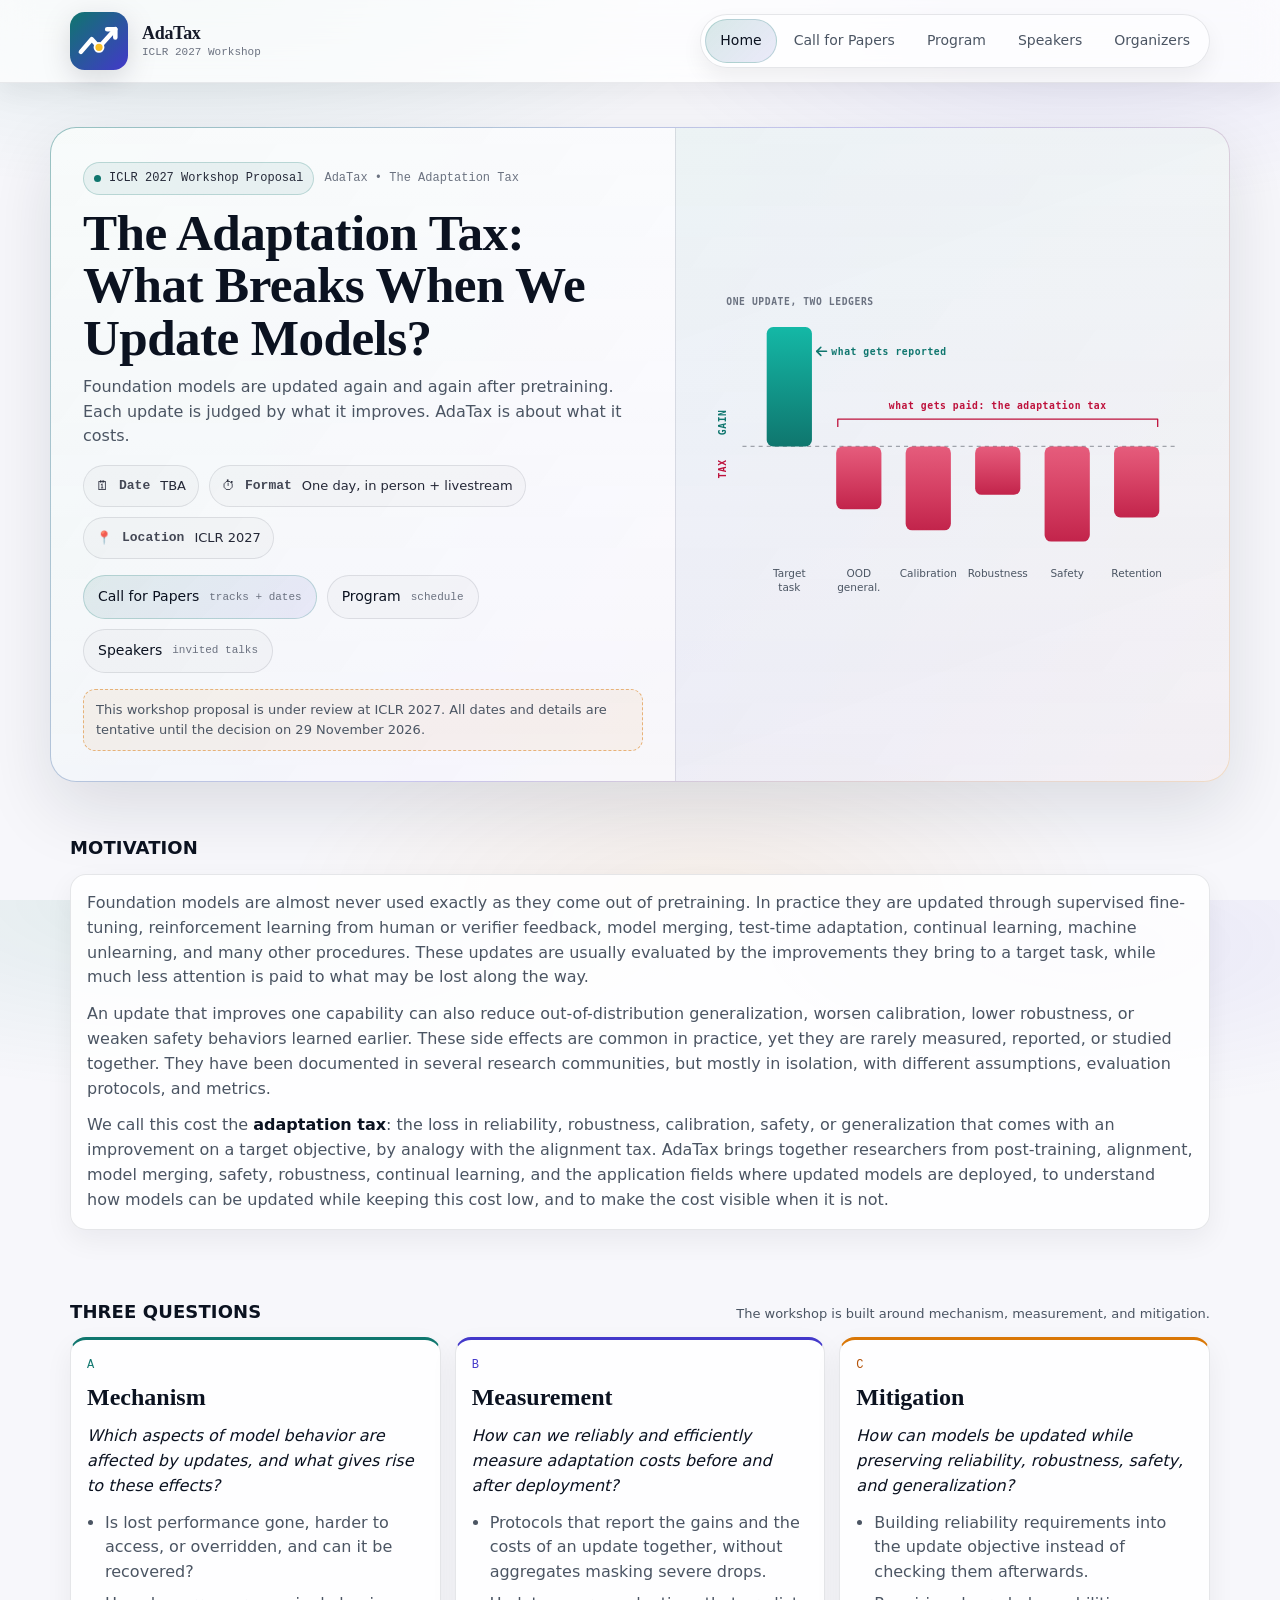
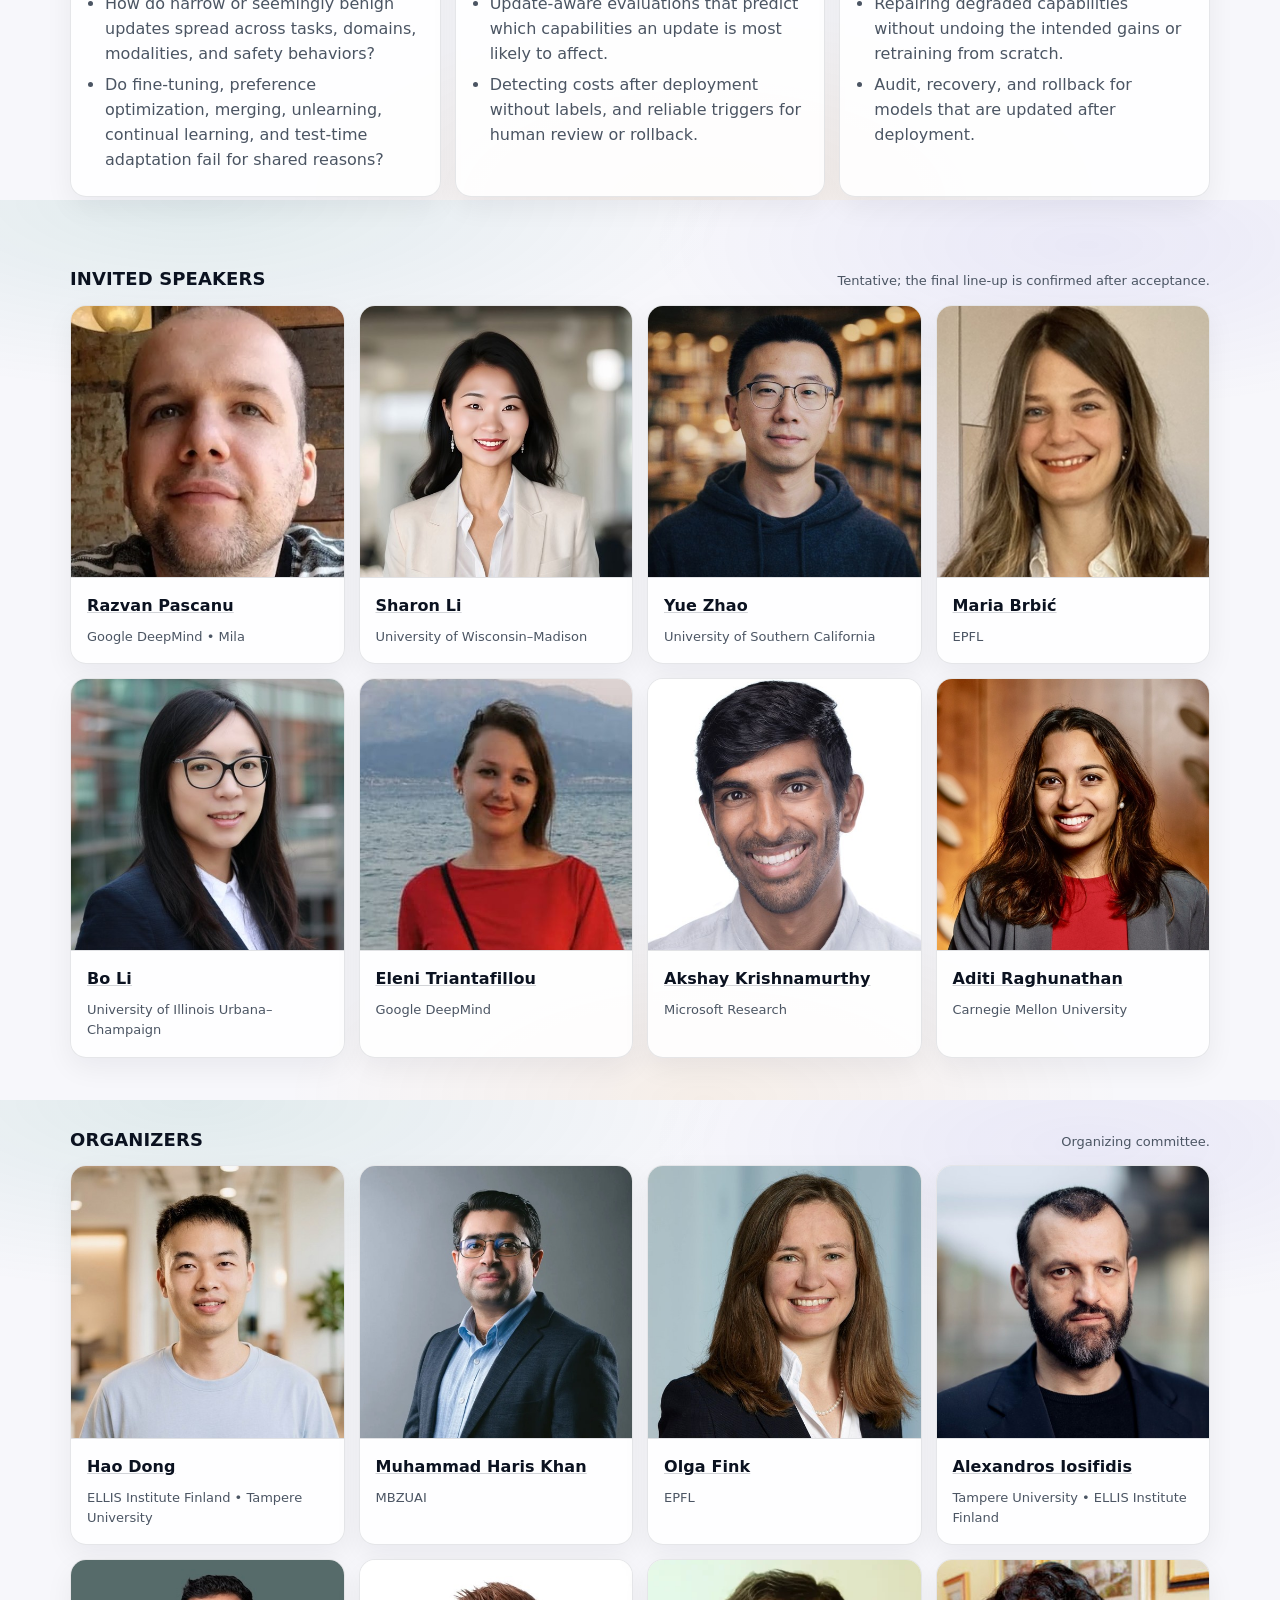
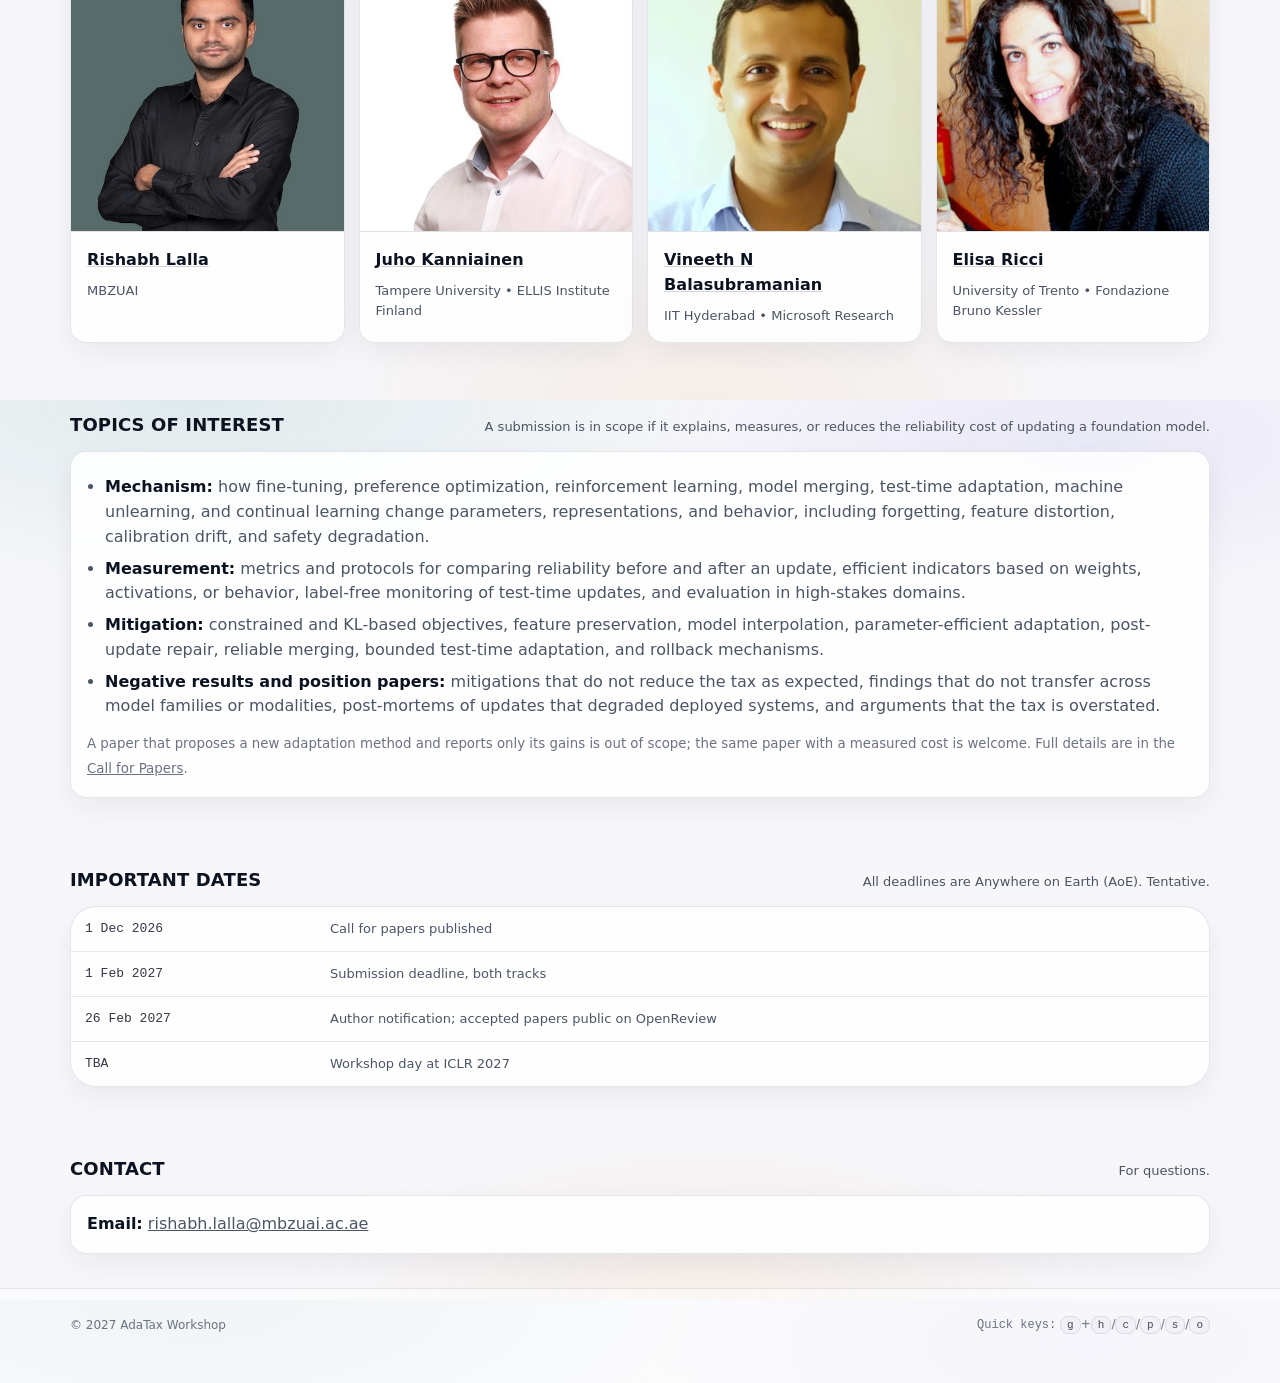
<file: index.html>
<!DOCTYPE html>
<html lang="en">
<head>
<meta charset="utf-8"/>
<meta content="width=device-width,initial-scale=1" name="viewport"/>
<title>AdaTax @ ICLR 2027 — Home</title>
<meta content="AdaTax — The Adaptation Tax: What Breaks When We Update Models? A proposed ICLR 2027 workshop on the reliability costs of updating foundation models." name="description"/>
<meta content="#0a0f1f" name="theme-color"/>
<link href="images/logo.svg" rel="icon" type="image/svg+xml"/>
<link href="styles.css" rel="stylesheet"/>
</head>
<body>
<div class="topbar">
<div class="container navwrap">
<div class="bar">
<a aria-label="AdaTax Home" class="brand" href="index.html">
<span class="logoWrap">
<img alt="AdaTax logo" class="logo" decoding="async" height="58" src="images/logo.svg" width="58"/>
</span>
<span class="brandText">
<span class="brandTitle"><span class="brandAcr">AdaTax</span></span>
<span class="brandMeta">ICLR 2027 Workshop</span>
</span>
</a>
<button aria-label="Toggle menu" class="menuBtn">Menu ▾</button>
<nav aria-label="Primary navigation" class="nav">
<a href="index.html">Home</a>
<a href="call-for-papers.html">Call for Papers</a>
<a href="program.html">Program</a>
<a href="speakers.html">Speakers</a>
<a href="organizers.html">Organizers</a>
</nav>
</div>
</div>
</div>
<main>
<div class="container hero">
<div class="heroCard">
<div class="heroGrid">
<div class="heroText">
<div class="kicker">
<span class="pill"><span class="dot"></span>ICLR 2027 Workshop Proposal</span>
<span>AdaTax • The Adaptation Tax</span>
</div>
<h1>The Adaptation Tax: What Breaks When We Update Models?</h1>
<p class="sub">
            Foundation models are updated again and again after pretraining. Each update is judged by what it improves. AdaTax is about what it costs.
          </p>
<div class="infoRow">
<div class="chip">🗓 <b>Date</b> TBA</div>
<div class="chip">⏱ <b>Format</b> One day, in person + livestream</div>
<div class="chip">📍 <b>Location</b> ICLR 2027</div>
</div>
<div class="actions">
<a class="btn primary" href="call-for-papers.html">Call for Papers <small>tracks + dates</small></a>
<a class="btn" href="program.html">Program <small>schedule</small></a>
<a class="btn" href="speakers.html">Speakers <small>invited talks</small></a>
</div>
<div class="notice">This workshop proposal is under review at ICLR 2027. All dates and details are tentative until the decision on 29 November 2026.</div>
</div>
<div aria-hidden="true" class="heroArt">
<img alt="" src="images/hero.svg"/>
</div>
</div>
</div>
</div>
<section>
<div class="container">
<div class="sectionHead">
<h2>Motivation</h2>
</div>
<div class="card">
<div class="cardPad">
<p>Foundation models are almost never used exactly as they come out of pretraining. In practice they are updated through supervised fine-tuning, reinforcement learning from human or verifier feedback, model merging, test-time adaptation, continual learning, machine unlearning, and many other procedures. These updates are usually evaluated by the improvements they bring to a target task, while much less attention is paid to what may be lost along the way.</p>
<p>An update that improves one capability can also reduce out-of-distribution generalization, worsen calibration, lower robustness, or weaken safety behaviors learned earlier. These side effects are common in practice, yet they are rarely measured, reported, or studied together. They have been documented in several research communities, but mostly in isolation, with different assumptions, evaluation protocols, and metrics.</p>
<p>We call this cost the <b>adaptation tax</b>: the loss in reliability, robustness, calibration, safety, or generalization that comes with an improvement on a target objective, by analogy with the alignment tax. AdaTax brings together researchers from post-training, alignment, model merging, safety, robustness, continual learning, and the application fields where updated models are deployed, to understand how models can be updated while keeping this cost low, and to make the cost visible when it is not.</p>
</div>
</div>
</div>
</section>
<section>
<div class="container">
<div class="sectionHead">
<h2>Three Questions</h2>
<p>The workshop is built around mechanism, measurement, and mitigation.</p>
</div>
<div class="grid cols3">
<div class="card qCard q1">
<div class="cardPad">
<div class="qLetter">A</div>
<h3>Mechanism</h3>
<p class="qAsk">Which aspects of model behavior are affected by updates, and what gives rise to these effects?</p>
<ul class="clean">
<li>Is lost performance gone, harder to access, or overridden, and can it be recovered?</li>
<li>How do narrow or seemingly benign updates spread across tasks, domains, modalities, and safety behaviors?</li>
<li>Do fine-tuning, preference optimization, merging, unlearning, continual learning, and test-time adaptation fail for shared reasons?</li>
</ul>
</div>
</div>
<div class="card qCard q2">
<div class="cardPad">
<div class="qLetter">B</div>
<h3>Measurement</h3>
<p class="qAsk">How can we reliably and efficiently measure adaptation costs before and after deployment?</p>
<ul class="clean">
<li>Protocols that report the gains and the costs of an update together, without aggregates masking severe drops.</li>
<li>Update-aware evaluations that predict which capabilities an update is most likely to affect.</li>
<li>Detecting costs after deployment without labels, and reliable triggers for human review or rollback.</li>
</ul>
</div>
</div>
<div class="card qCard q3">
<div class="cardPad">
<div class="qLetter">C</div>
<h3>Mitigation</h3>
<p class="qAsk">How can models be updated while preserving reliability, robustness, safety, and generalization?</p>
<ul class="clean">
<li>Building reliability requirements into the update objective instead of checking them afterwards.</li>
<li>Repairing degraded capabilities without undoing the intended gains or retraining from scratch.</li>
<li>Audit, recovery, and rollback for models that are updated after deployment.</li>
</ul>
</div>
</div>
</div>
</div>
</section>
<section>
<div class="container">
<div class="sectionHead">
<h2>Invited Speakers</h2>
<p>Tentative; the final line-up is confirmed after acceptance.</p>
</div>
<div class="grid cols4">
<div class="card"><div class="media"><img alt="Razvan Pascanu" src="images/people/razvan-pascanu.jpg"/></div><div class="cardPad"><div class="personTitle"><div><h3><a class="nameLink" href="https://sites.google.com/view/razp/home" rel="noopener" target="_blank">Razvan Pascanu</a></h3><div class="aff">Google DeepMind • Mila</div></div></div></div></div>
<div class="card"><div class="media"><img alt="Sharon Li" src="images/people/sharon-li.jpg"/></div><div class="cardPad"><div class="personTitle"><div><h3><a class="nameLink" href="https://pages.cs.wisc.edu/~sharonli/" rel="noopener" target="_blank">Sharon Li</a></h3><div class="aff">University of Wisconsin–Madison</div></div></div></div></div>
<div class="card"><div class="media"><img alt="Yue Zhao" src="images/people/yue-zhao.jpg"/></div><div class="cardPad"><div class="personTitle"><div><h3><a class="nameLink" href="https://viterbi-web.usc.edu/~yzhao010/" rel="noopener" target="_blank">Yue Zhao</a></h3><div class="aff">University of Southern California</div></div></div></div></div>
<div class="card"><div class="media"><img alt="Maria Brbić" src="images/people/maria-brbic.jpg"/></div><div class="cardPad"><div class="personTitle"><div><h3><a class="nameLink" href="https://brbiclab.epfl.ch/team/" rel="noopener" target="_blank">Maria Brbić</a></h3><div class="aff">EPFL</div></div></div></div></div>
<div class="card"><div class="media"><img alt="Bo Li" src="images/people/bo-li.jpg"/></div><div class="cardPad"><div class="personTitle"><div><h3><a class="nameLink" href="https://aisecure.github.io/" rel="noopener" target="_blank">Bo Li</a></h3><div class="aff">University of Illinois Urbana–Champaign</div></div></div></div></div>
<div class="card"><div class="media"><img alt="Eleni Triantafillou" src="images/people/eleni-triantafillou.jpg"/></div><div class="cardPad"><div class="personTitle"><div><h3><a class="nameLink" href="https://elenitriantafillou.github.io/" rel="noopener" target="_blank">Eleni Triantafillou</a></h3><div class="aff">Google DeepMind</div></div></div></div></div>
<div class="card"><div class="media"><img alt="Akshay Krishnamurthy" src="images/people/akshay-krishnamurthy.jpg"/></div><div class="cardPad"><div class="personTitle"><div><h3><a class="nameLink" href="https://www.microsoft.com/en-us/research/people/akshaykr/" rel="noopener" target="_blank">Akshay Krishnamurthy</a></h3><div class="aff">Microsoft Research</div></div></div></div></div>
<div class="card"><div class="media"><img alt="Aditi Raghunathan" src="images/people/aditi-raghunathan.jpg"/></div><div class="cardPad"><div class="personTitle"><div><h3><a class="nameLink" href="https://www.cs.cmu.edu/~aditirag/" rel="noopener" target="_blank">Aditi Raghunathan</a></h3><div class="aff">Carnegie Mellon University</div></div></div></div></div>
</div>
</div>
</section>
<section>
<div class="container">
<div class="sectionHead">
<h2>Organizers</h2>
<p>Organizing committee.</p>
</div>
<div class="grid cols4">
<div class="card"><div class="media"><img alt="Hao Dong" src="images/people/hao-dong.jpg"/></div><div class="cardPad"><div class="personTitle"><div><h3><a class="nameLink" href="https://donghao51.github.io/" rel="noopener" target="_blank">Hao Dong</a></h3><div class="aff">ELLIS Institute Finland • Tampere University</div></div></div></div></div>
<div class="card"><div class="media"><img alt="Muhammad Haris Khan" src="images/people/muhammad-haris-khan.jpg"/></div><div class="cardPad"><div class="personTitle"><div><h3><a class="nameLink" href="https://m-haris-khan.com/" rel="noopener" target="_blank">Muhammad Haris Khan</a></h3><div class="aff">MBZUAI</div></div></div></div></div>
<div class="card"><div class="media"><img alt="Olga Fink" src="images/people/olga-fink.jpg"/></div><div class="cardPad"><div class="personTitle"><div><h3><a class="nameLink" href="https://people.epfl.ch/olga.fink?lang=en" rel="noopener" target="_blank">Olga Fink</a></h3><div class="aff">EPFL</div></div></div></div></div>
<div class="card"><div class="media"><img alt="Alexandros Iosifidis" src="images/people/alexandros-iosifidis.jpg"/></div><div class="cardPad"><div class="personTitle"><div><h3><a class="nameLink" href="https://sites.google.com/view/iosifidis" rel="noopener" target="_blank">Alexandros Iosifidis</a></h3><div class="aff">Tampere University • ELLIS Institute Finland</div></div></div></div></div>
<div class="card"><div class="media"><img alt="Rishabh Lalla" src="images/people/rishabh-lalla.jpg"/></div><div class="cardPad"><div class="personTitle"><div><h3><a class="nameLink" href="https://scholar.google.com/citations?user=XBQr2lwAAAAJ&amp;hl=en" rel="noopener" target="_blank">Rishabh Lalla</a></h3><div class="aff">MBZUAI</div></div></div></div></div>
<div class="card"><div class="media"><img alt="Juho Kanniainen" src="images/people/juho-kanniainen.jpg"/></div><div class="cardPad"><div class="personTitle"><div><h3><a class="nameLink" href="https://www.tuni.fi/fi/ihmiset/juho-kanniainen" rel="noopener" target="_blank">Juho Kanniainen</a></h3><div class="aff">Tampere University • ELLIS Institute Finland</div></div></div></div></div>
<div class="card"><div class="media"><img alt="Vineeth N Balasubramanian" src="images/people/vineeth-balasubramanian.jpg"/></div><div class="cardPad"><div class="personTitle"><div><h3><a class="nameLink" href="https://people.iith.ac.in/vineethnb/" rel="noopener" target="_blank">Vineeth N Balasubramanian</a></h3><div class="aff">IIT Hyderabad • Microsoft Research</div></div></div></div></div>
<div class="card"><div class="media"><img alt="Elisa Ricci" src="images/people/elisa-ricci.jpg"/></div><div class="cardPad"><div class="personTitle"><div><h3><a class="nameLink" href="https://eliricci.eu/" rel="noopener" target="_blank">Elisa Ricci</a></h3><div class="aff">University of Trento • Fondazione Bruno Kessler</div></div></div></div></div>
</div>
</div>
</section>
<section>
<div class="container">
<div class="sectionHead">
<h2>Topics of Interest</h2>
<p>A submission is in scope if it explains, measures, or reduces the reliability cost of updating a foundation model.</p>
</div>
<div class="card">
<div class="cardPad">
<ul class="clean">
<li><b>Mechanism:</b> how fine-tuning, preference optimization, reinforcement learning, model merging, test-time adaptation, machine unlearning, and continual learning change parameters, representations, and behavior, including forgetting, feature distortion, calibration drift, and safety degradation.</li>
<li><b>Measurement:</b> metrics and protocols for comparing reliability before and after an update, efficient indicators based on weights, activations, or behavior, label-free monitoring of test-time updates, and evaluation in high-stakes domains.</li>
<li><b>Mitigation:</b> constrained and KL-based objectives, feature preservation, model interpolation, parameter-efficient adaptation, post-update repair, reliable merging, bounded test-time adaptation, and rollback mechanisms.</li>
<li><b>Negative results and position papers:</b> mitigations that do not reduce the tax as expected, findings that do not transfer across model families or modalities, post-mortems of updates that degraded deployed systems, and arguments that the tax is overstated.</li>
</ul>
<p style="margin-top:12px;"><small>A paper that proposes a new adaptation method and reports only its gains is out of scope; the same paper with a measured cost is welcome. Full details are in the <a href="call-for-papers.html" style="text-decoration:underline;">Call for Papers</a>.</small></p>
</div>
</div>
</div>
</section>
<section>
<div class="container">
<div class="sectionHead">
<h2>Important Dates</h2>
<p>All deadlines are Anywhere on Earth (AoE). Tentative.</p>
</div>
<div class="tableWrap datesTable">
<table>
<tbody>
<tr><td>1 Dec 2026</td><td>Call for papers published</td></tr>
<tr><td>1 Feb 2027</td><td>Submission deadline, both tracks</td></tr>
<tr><td>26 Feb 2027</td><td>Author notification; accepted papers public on OpenReview</td></tr>
<tr><td>TBA</td><td>Workshop day at ICLR 2027</td></tr>
</tbody>
</table>
</div>
</div>
</section>
<section>
<div class="container">
<div class="sectionHead">
<h2>Contact</h2>
<p>For questions.</p>
</div>
<div class="card"><div class="cardPad"><p><b>Email:</b> <a href="mailto:rishabh.lalla@mbzuai.ac.ae" style="text-decoration:underline;">rishabh.lalla@mbzuai.ac.ae</a></p></div></div>
</div>
</section>
</main>
<footer class="footer">
<div class="container footerGrid">
<div>© 2027 AdaTax Workshop</div>
<div style="text-align:right;">
<span style="font-family:var(--mono);">Quick keys:</span>
<kbd class="key">g</kbd>+<kbd class="key">h</kbd>/<kbd class="key">c</kbd>/<kbd class="key">p</kbd>/<kbd class="key">s</kbd>/<kbd class="key">o</kbd>
</div>
</div>
</footer>
<script src="script.js"></script>
</body>
</html>
</file>
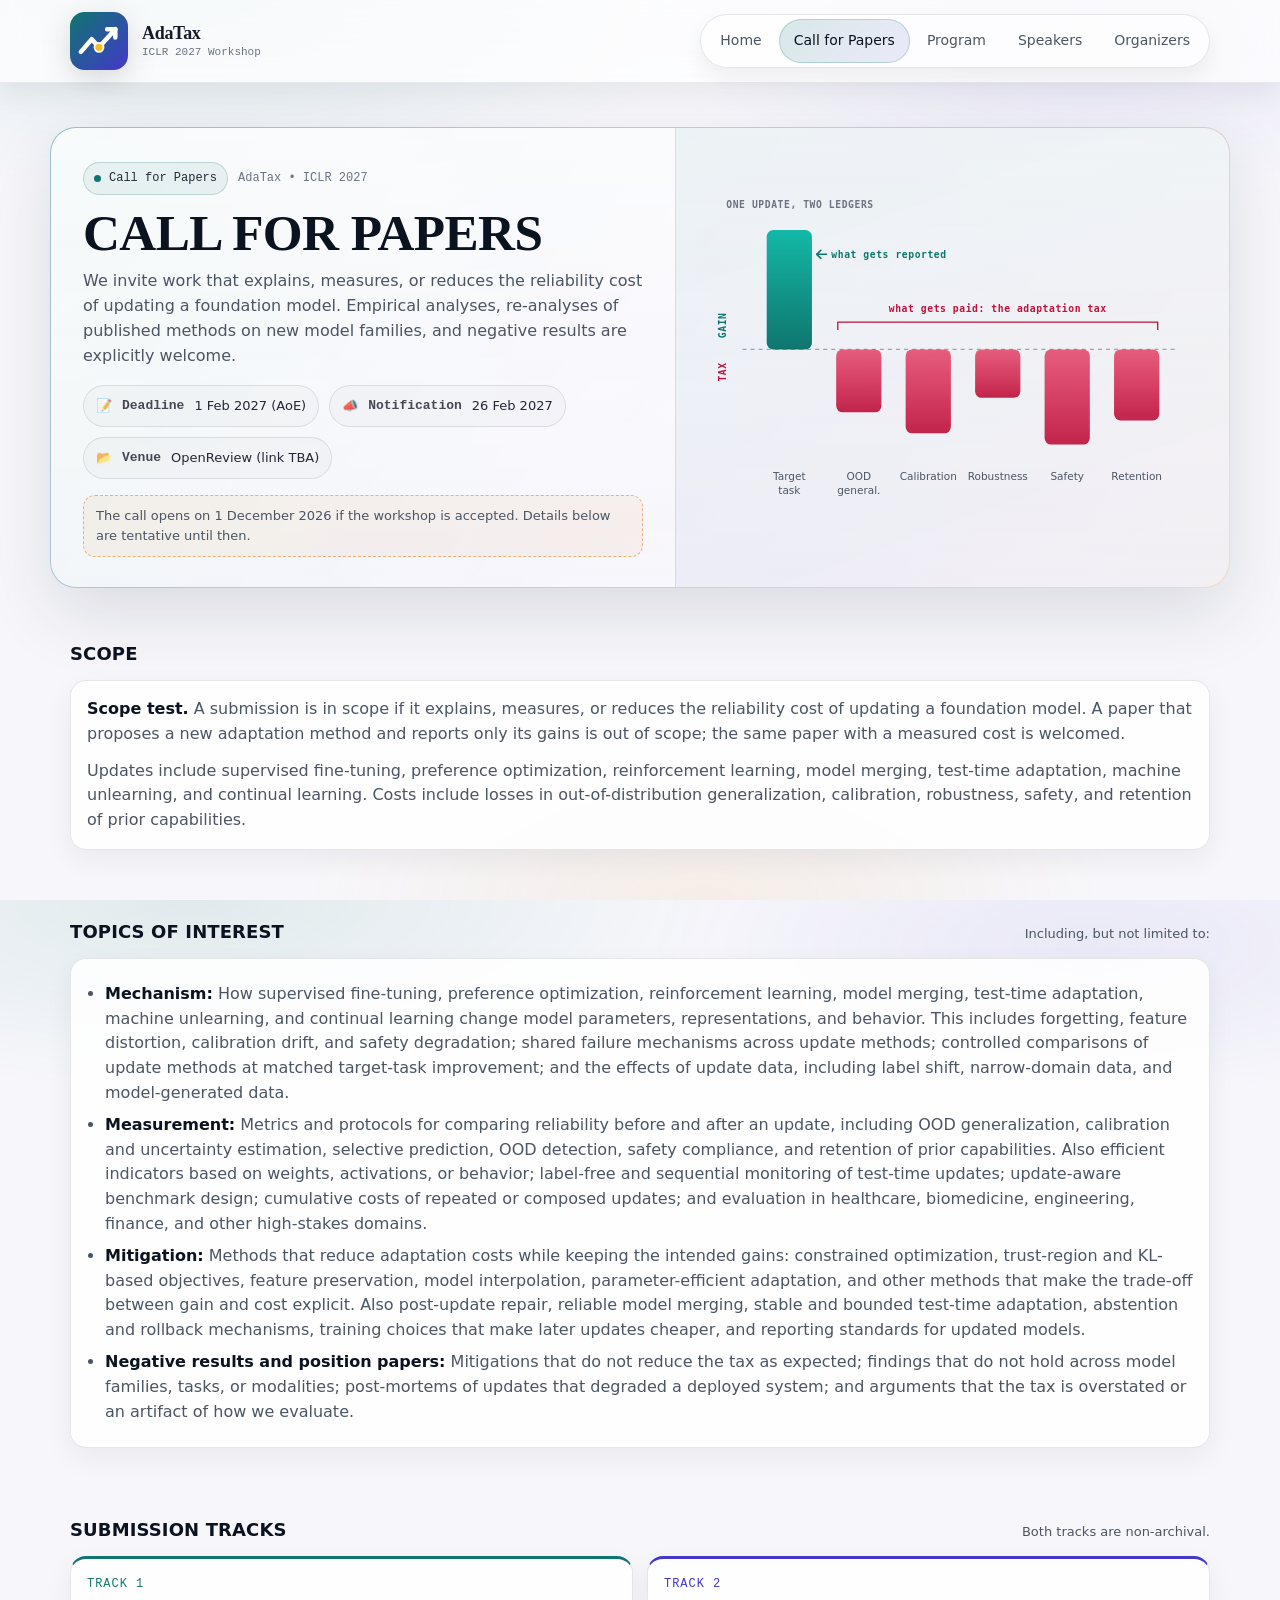
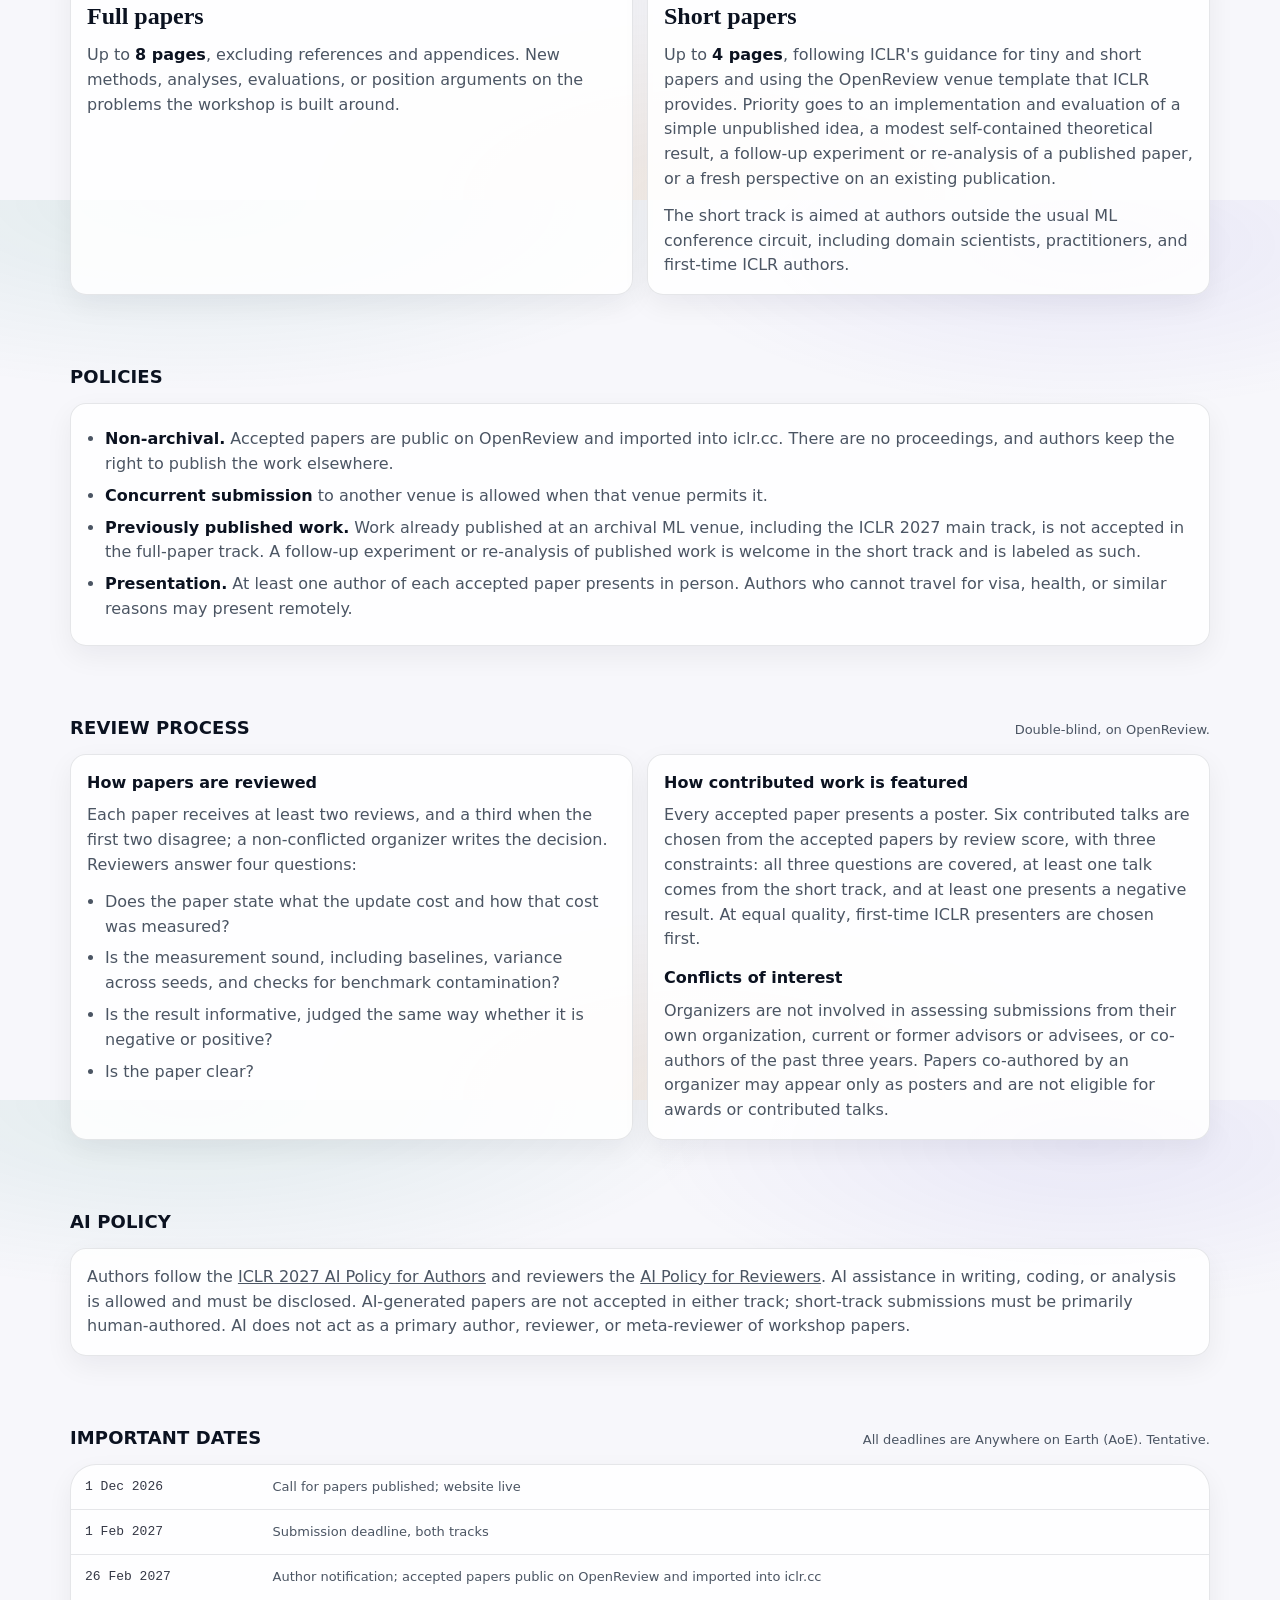
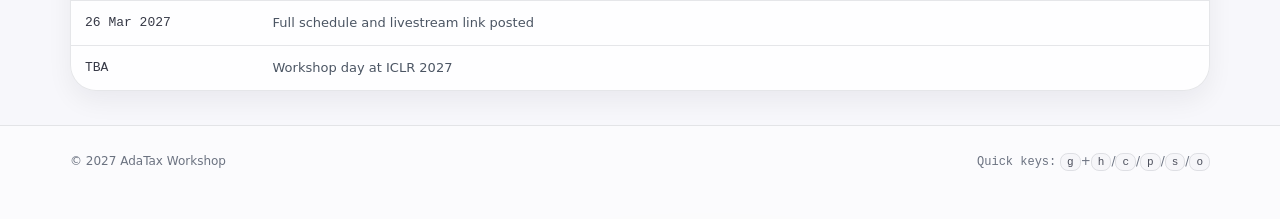
<file: call-for-papers.html>
<!DOCTYPE html>
<html lang="en">
<head>
<meta charset="utf-8"/>
<meta content="width=device-width,initial-scale=1" name="viewport"/>
<title>AdaTax @ ICLR 2027 — Call for Papers</title>
<meta content="Call for papers for AdaTax — The Adaptation Tax: What Breaks When We Update Models? Full and short paper tracks, non-archival." name="description"/>
<meta content="#0a0f1f" name="theme-color"/>
<link href="images/logo.svg" rel="icon" type="image/svg+xml"/>
<link href="styles.css" rel="stylesheet"/>
</head>
<body>
<div class="topbar">
<div class="container navwrap">
<div class="bar">
<a aria-label="AdaTax Home" class="brand" href="index.html">
<span class="logoWrap">
<img alt="AdaTax logo" class="logo" decoding="async" height="58" src="images/logo.svg" width="58"/>
</span>
<span class="brandText">
<span class="brandTitle"><span class="brandAcr">AdaTax</span></span>
<span class="brandMeta">ICLR 2027 Workshop</span>
</span>
</a>
<button aria-label="Toggle menu" class="menuBtn">Menu ▾</button>
<nav aria-label="Primary navigation" class="nav">
<a href="index.html">Home</a>
<a href="call-for-papers.html">Call for Papers</a>
<a href="program.html">Program</a>
<a href="speakers.html">Speakers</a>
<a href="organizers.html">Organizers</a>
</nav>
</div>
</div>
</div>
<main>
<div class="container hero">
<div class="heroCard">
<div class="heroGrid">
<div class="heroText">
<div class="kicker">
<span class="pill"><span class="dot"></span>Call for Papers</span>
<span>AdaTax • ICLR 2027</span>
</div>
<h1>CALL FOR PAPERS</h1>
<p class="sub">
            We invite work that explains, measures, or reduces the reliability cost of updating a foundation model. Empirical analyses, re-analyses of published methods on new model families, and negative results are explicitly welcome.
          </p>
<div class="infoRow">
<div class="chip">📝 <b>Deadline</b> 1 Feb 2027 (AoE)</div>
<div class="chip">📣 <b>Notification</b> 26 Feb 2027</div>
<div class="chip">📂 <b>Venue</b> OpenReview (link TBA)</div>
</div>
<div class="notice">The call opens on 1 December 2026 if the workshop is accepted. Details below are tentative until then.</div>
</div>
<div aria-hidden="true" class="heroArt">
<img alt="" src="images/hero.svg"/>
</div>
</div>
</div>
</div>
<section>
<div class="container">
<div class="sectionHead">
<h2>Scope</h2>
</div>
<div class="card">
<div class="cardPad">
<p><b>Scope test.</b> A submission is in scope if it explains, measures, or reduces the reliability cost of updating a foundation model. A paper that proposes a new adaptation method and reports only its gains is out of scope; the same paper with a measured cost is welcomed.</p>
<p>Updates include supervised fine-tuning, preference optimization, reinforcement learning, model merging, test-time adaptation, machine unlearning, and continual learning. Costs include losses in out-of-distribution generalization, calibration, robustness, safety, and retention of prior capabilities.</p>
</div>
</div>
</div>
</section>
<section>
<div class="container">
<div class="sectionHead">
<h2>Topics of Interest</h2>
<p>Including, but not limited to:</p>
</div>
<div class="card">
<div class="cardPad">
<ul class="clean">
<li><b>Mechanism:</b> How supervised fine-tuning, preference optimization, reinforcement learning, model merging, test-time adaptation, machine unlearning, and continual learning change model parameters, representations, and behavior. This includes forgetting, feature distortion, calibration drift, and safety degradation; shared failure mechanisms across update methods; controlled comparisons of update methods at matched target-task improvement; and the effects of update data, including label shift, narrow-domain data, and model-generated data.</li>
<li><b>Measurement:</b> Metrics and protocols for comparing reliability before and after an update, including OOD generalization, calibration and uncertainty estimation, selective prediction, OOD detection, safety compliance, and retention of prior capabilities. Also efficient indicators based on weights, activations, or behavior; label-free and sequential monitoring of test-time updates; update-aware benchmark design; cumulative costs of repeated or composed updates; and evaluation in healthcare, biomedicine, engineering, finance, and other high-stakes domains.</li>
<li><b>Mitigation:</b> Methods that reduce adaptation costs while keeping the intended gains: constrained optimization, trust-region and KL-based objectives, feature preservation, model interpolation, parameter-efficient adaptation, and other methods that make the trade-off between gain and cost explicit. Also post-update repair, reliable model merging, stable and bounded test-time adaptation, abstention and rollback mechanisms, training choices that make later updates cheaper, and reporting standards for updated models.</li>
<li><b>Negative results and position papers:</b> Mitigations that do not reduce the tax as expected; findings that do not hold across model families, tasks, or modalities; post-mortems of updates that degraded a deployed system; and arguments that the tax is overstated or an artifact of how we evaluate.</li>
</ul>
</div>
</div>
</div>
</section>
<section>
<div class="container">
<div class="sectionHead">
<h2>Submission Tracks</h2>
<p>Both tracks are non-archival.</p>
</div>
<div class="grid cols2">
<div class="card qCard q1">
<div class="cardPad">
<div class="qLetter">Track 1</div>
<h3>Full papers</h3>
<p>Up to <b>8 pages</b>, excluding references and appendices. New methods, analyses, evaluations, or position arguments on the problems the workshop is built around.</p>
</div>
</div>
<div class="card qCard q2">
<div class="cardPad">
<div class="qLetter">Track 2</div>
<h3>Short papers</h3>
<p>Up to <b>4 pages</b>, following ICLR's guidance for tiny and short papers and using the OpenReview venue template that ICLR provides. Priority goes to an implementation and evaluation of a simple unpublished idea, a modest self-contained theoretical result, a follow-up experiment or re-analysis of a published paper, or a fresh perspective on an existing publication.</p>
<p>The short track is aimed at authors outside the usual ML conference circuit, including domain scientists, practitioners, and first-time ICLR authors.</p>
</div>
</div>
</div>
</div>
</section>
<section>
<div class="container">
<div class="sectionHead">
<h2>Policies</h2>
</div>
<div class="card">
<div class="cardPad">
<ul class="clean">
<li><b>Non-archival.</b> Accepted papers are public on OpenReview and imported into iclr.cc. There are no proceedings, and authors keep the right to publish the work elsewhere.</li>
<li><b>Concurrent submission</b> to another venue is allowed when that venue permits it.</li>
<li><b>Previously published work.</b> Work already published at an archival ML venue, including the ICLR 2027 main track, is not accepted in the full-paper track. A follow-up experiment or re-analysis of published work is welcome in the short track and is labeled as such.</li>
<li><b>Presentation.</b> At least one author of each accepted paper presents in person. Authors who cannot travel for visa, health, or similar reasons may present remotely.</li>
</ul>
</div>
</div>
</div>
</section>
<section>
<div class="container">
<div class="sectionHead">
<h2>Review Process</h2>
<p>Double-blind, on OpenReview.</p>
</div>
<div class="grid cols2">
<div class="card">
<div class="cardPad">
<h3>How papers are reviewed</h3>
<p>Each paper receives at least two reviews, and a third when the first two disagree; a non-conflicted organizer writes the decision. Reviewers answer four questions:</p>
<ul class="clean">
<li>Does the paper state what the update cost and how that cost was measured?</li>
<li>Is the measurement sound, including baselines, variance across seeds, and checks for benchmark contamination?</li>
<li>Is the result informative, judged the same way whether it is negative or positive?</li>
<li>Is the paper clear?</li>
</ul>
</div>
</div>
<div class="card">
<div class="cardPad">
<h3>How contributed work is featured</h3>
<p>Every accepted paper presents a poster. Six contributed talks are chosen from the accepted papers by review score, with three constraints: all three questions are covered, at least one talk comes from the short track, and at least one presents a negative result. At equal quality, first-time ICLR presenters are chosen first.</p>
<h3 style="margin-top:14px;">Conflicts of interest</h3>
<p>Organizers are not involved in assessing submissions from their own organization, current or former advisors or advisees, or co-authors of the past three years. Papers co-authored by an organizer may appear only as posters and are not eligible for awards or contributed talks.</p>
</div>
</div>
</div>
</div>
</section>
<section>
<div class="container">
<div class="sectionHead">
<h2>AI Policy</h2>
</div>
<div class="card">
<div class="cardPad">
<p>Authors follow the <a href="https://iclr.cc/Conferences/2027/AIPolicyForAuthors" rel="noopener" target="_blank" style="text-decoration:underline;">ICLR 2027 AI Policy for Authors</a> and reviewers the <a href="https://iclr.cc/Conferences/2027/AIPolicyForReviewers" rel="noopener" target="_blank" style="text-decoration:underline;">AI Policy for Reviewers</a>. AI assistance in writing, coding, or analysis is allowed and must be disclosed. AI-generated papers are not accepted in either track; short-track submissions must be primarily human-authored. AI does not act as a primary author, reviewer, or meta-reviewer of workshop papers.</p>
</div>
</div>
</div>
</section>
<section>
<div class="container">
<div class="sectionHead">
<h2>Important Dates</h2>
<p>All deadlines are Anywhere on Earth (AoE). Tentative.</p>
</div>
<div class="tableWrap datesTable">
<table>
<tbody>
<tr><td>1 Dec 2026</td><td>Call for papers published; website live</td></tr>
<tr><td>1 Feb 2027</td><td>Submission deadline, both tracks</td></tr>
<tr><td>26 Feb 2027</td><td>Author notification; accepted papers public on OpenReview and imported into iclr.cc</td></tr>
<tr><td>26 Mar 2027</td><td>Full schedule and livestream link posted</td></tr>
<tr><td>TBA</td><td>Workshop day at ICLR 2027</td></tr>
</tbody>
</table>
</div>
</div>
</section>
</main>
<footer class="footer">
<div class="container footerGrid">
<div>© 2027 AdaTax Workshop</div>
<div style="text-align:right;">
<span style="font-family:var(--mono);">Quick keys:</span>
<kbd class="key">g</kbd>+<kbd class="key">h</kbd>/<kbd class="key">c</kbd>/<kbd class="key">p</kbd>/<kbd class="key">s</kbd>/<kbd class="key">o</kbd>
</div>
</div>
</footer>
<script src="script.js"></script>
</body>
</html>
</file>
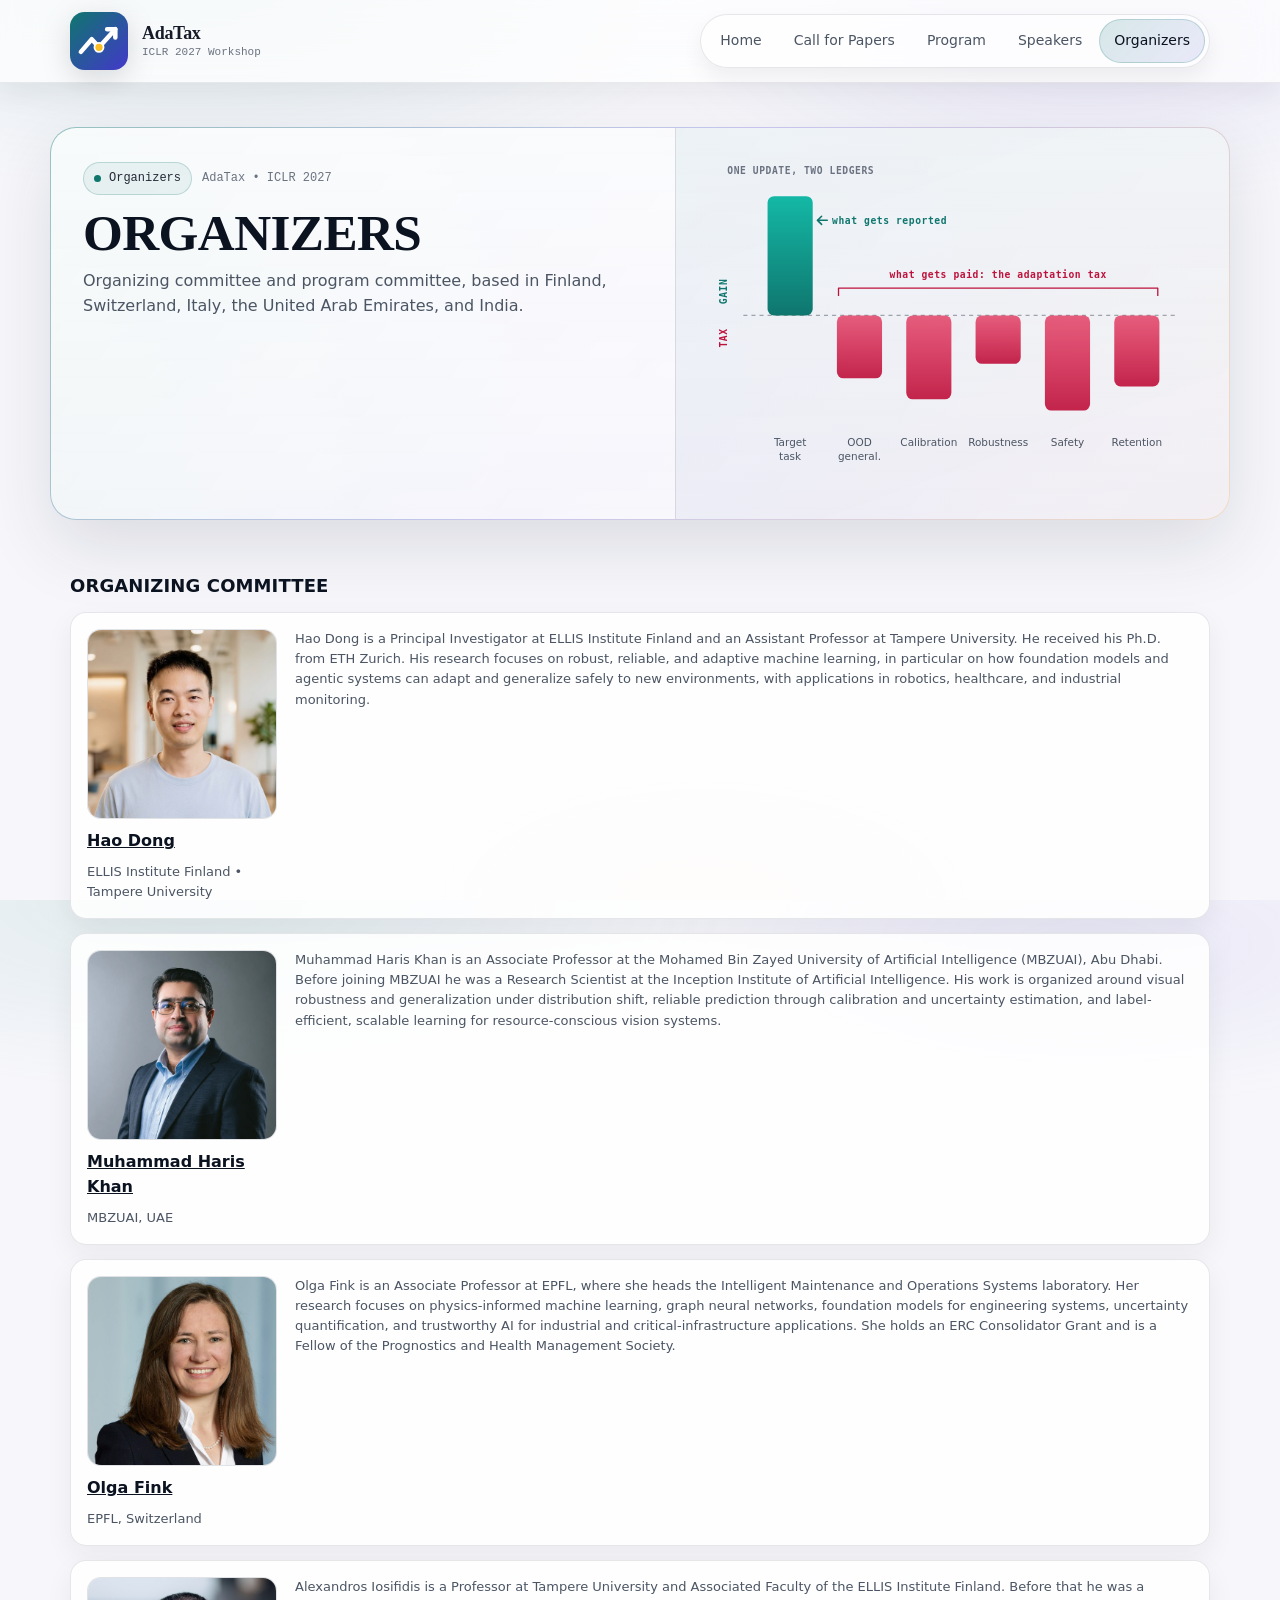
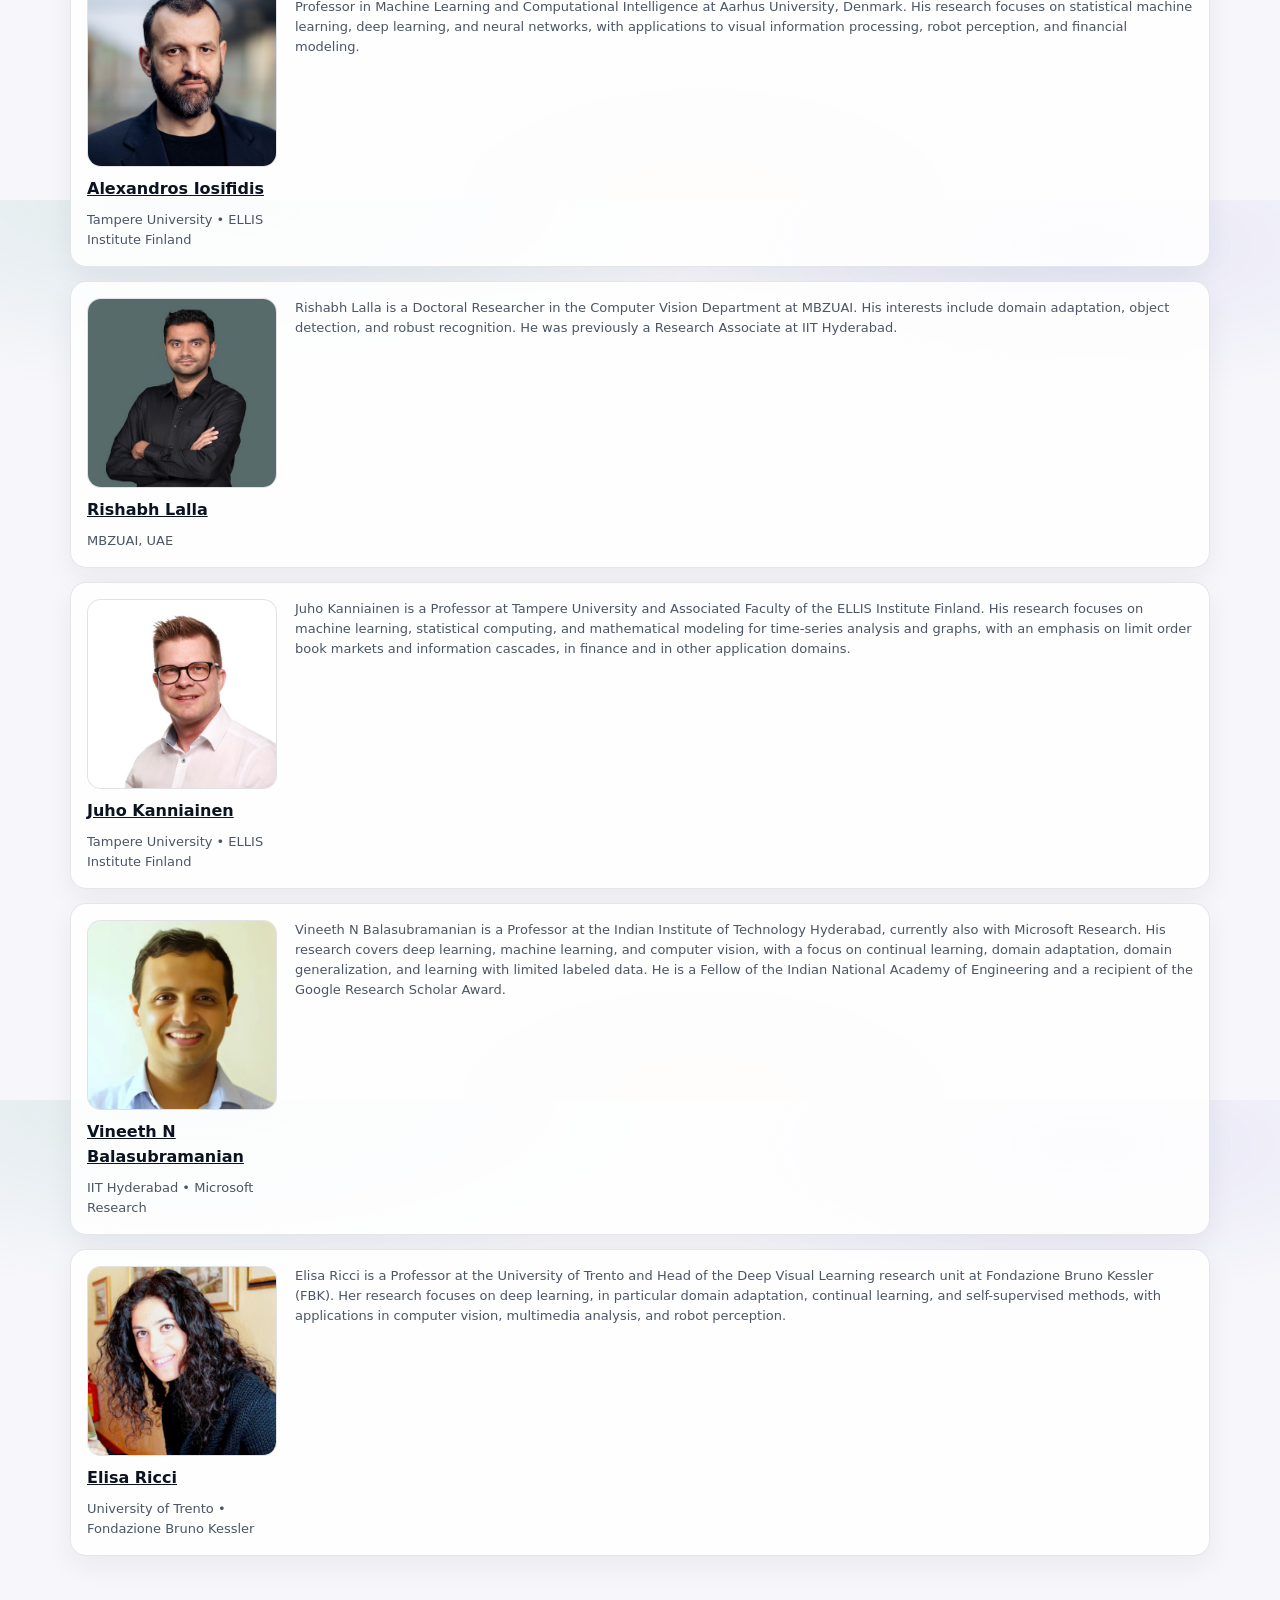
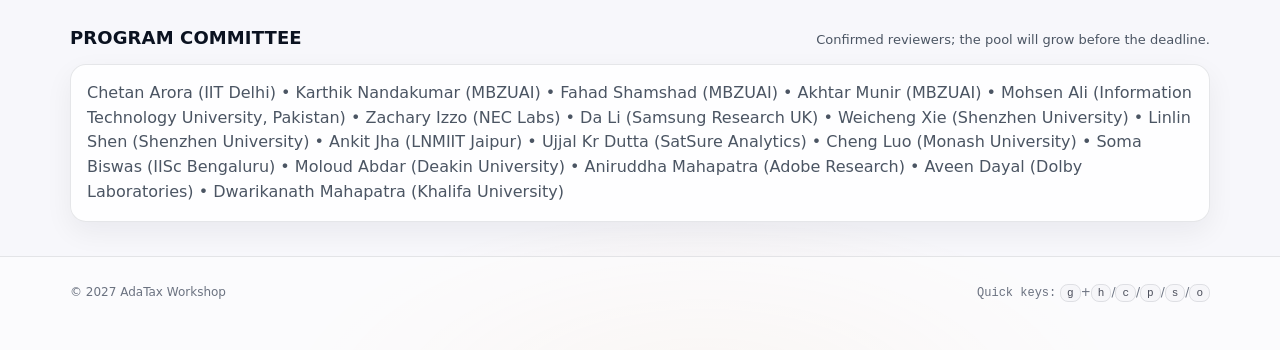
<file: organizers.html>
<!DOCTYPE html>
<html lang="en">
<head>
<meta charset="utf-8"/>
<meta content="width=device-width,initial-scale=1" name="viewport"/>
<title>AdaTax @ ICLR 2027 — Organizers</title>
<meta content="Organizers and program committee of AdaTax — The Adaptation Tax: What Breaks When We Update Models? at ICLR 2027." name="description"/>
<meta content="#0a0f1f" name="theme-color"/>
<link href="images/logo.svg" rel="icon" type="image/svg+xml"/>
<link href="styles.css" rel="stylesheet"/>
</head>
<body>
<div class="topbar">
<div class="container navwrap">
<div class="bar">
<a aria-label="AdaTax Home" class="brand" href="index.html">
<span class="logoWrap">
<img alt="AdaTax logo" class="logo" decoding="async" height="58" src="images/logo.svg" width="58"/>
</span>
<span class="brandText">
<span class="brandTitle"><span class="brandAcr">AdaTax</span></span>
<span class="brandMeta">ICLR 2027 Workshop</span>
</span>
</a>
<button aria-label="Toggle menu" class="menuBtn">Menu ▾</button>
<nav aria-label="Primary navigation" class="nav">
<a href="index.html">Home</a>
<a href="call-for-papers.html">Call for Papers</a>
<a href="program.html">Program</a>
<a href="speakers.html">Speakers</a>
<a href="organizers.html">Organizers</a>
</nav>
</div>
</div>
</div>
<main>
<div class="container hero">
<div class="heroCard">
<div class="heroGrid">
<div class="heroText">
<div class="kicker">
<span class="pill"><span class="dot"></span>Organizers</span>
<span>AdaTax • ICLR 2027</span>
</div>
<h1>ORGANIZERS</h1>
<p class="sub">
            Organizing committee and program committee, based in Finland, Switzerland, Italy, the United Arab Emirates, and India.
          </p>
</div>
<div aria-hidden="true" class="heroArt">
<img alt="" src="images/hero.svg"/>
</div>
</div>
</div>
</div>
<section>
<div class="container">
<div class="sectionHead">
<h2>Organizing Committee</h2>
</div>
<div class="grid cols1">
<div class="card"><div class="cardPad"><div class="orgRow"><div class="orgLeft"><div class="orgPhoto"><img alt="Hao Dong" src="images/people/hao-dong.jpg"/></div><div class="orgMeta"><h3><a class="nameLink" href="https://donghao51.github.io/" rel="noopener" target="_blank">Hao Dong</a></h3><div class="aff">ELLIS Institute Finland • Tampere University</div></div></div><div class="orgBio"><p>Hao Dong is a Principal Investigator at ELLIS Institute Finland and an Assistant Professor at Tampere University. He received his Ph.D. from ETH Zurich. His research focuses on robust, reliable, and adaptive machine learning, in particular on how foundation models and agentic systems can adapt and generalize safely to new environments, with applications in robotics, healthcare, and industrial monitoring.</p></div></div></div></div>
<div class="card"><div class="cardPad"><div class="orgRow"><div class="orgLeft"><div class="orgPhoto"><img alt="Muhammad Haris Khan" src="images/people/muhammad-haris-khan.jpg"/></div><div class="orgMeta"><h3><a class="nameLink" href="https://m-haris-khan.com/" rel="noopener" target="_blank">Muhammad Haris Khan</a></h3><div class="aff">MBZUAI, UAE</div></div></div><div class="orgBio"><p>Muhammad Haris Khan is an Associate Professor at the Mohamed Bin Zayed University of Artificial Intelligence (MBZUAI), Abu Dhabi. Before joining MBZUAI he was a Research Scientist at the Inception Institute of Artificial Intelligence. His work is organized around visual robustness and generalization under distribution shift, reliable prediction through calibration and uncertainty estimation, and label-efficient, scalable learning for resource-conscious vision systems.</p></div></div></div></div>
<div class="card"><div class="cardPad"><div class="orgRow"><div class="orgLeft"><div class="orgPhoto"><img alt="Olga Fink" src="images/people/olga-fink.jpg"/></div><div class="orgMeta"><h3><a class="nameLink" href="https://people.epfl.ch/olga.fink?lang=en" rel="noopener" target="_blank">Olga Fink</a></h3><div class="aff">EPFL, Switzerland</div></div></div><div class="orgBio"><p>Olga Fink is an Associate Professor at EPFL, where she heads the Intelligent Maintenance and Operations Systems laboratory. Her research focuses on physics-informed machine learning, graph neural networks, foundation models for engineering systems, uncertainty quantification, and trustworthy AI for industrial and critical-infrastructure applications. She holds an ERC Consolidator Grant and is a Fellow of the Prognostics and Health Management Society.</p></div></div></div></div>
<div class="card"><div class="cardPad"><div class="orgRow"><div class="orgLeft"><div class="orgPhoto"><img alt="Alexandros Iosifidis" src="images/people/alexandros-iosifidis.jpg"/></div><div class="orgMeta"><h3><a class="nameLink" href="https://sites.google.com/view/iosifidis" rel="noopener" target="_blank">Alexandros Iosifidis</a></h3><div class="aff">Tampere University • ELLIS Institute Finland</div></div></div><div class="orgBio"><p>Alexandros Iosifidis is a Professor at Tampere University and Associated Faculty of the ELLIS Institute Finland. Before that he was a Professor in Machine Learning and Computational Intelligence at Aarhus University, Denmark. His research focuses on statistical machine learning, deep learning, and neural networks, with applications to visual information processing, robot perception, and financial modeling.</p></div></div></div></div>
<div class="card"><div class="cardPad"><div class="orgRow"><div class="orgLeft"><div class="orgPhoto"><img alt="Rishabh Lalla" src="images/people/rishabh-lalla.jpg"/></div><div class="orgMeta"><h3><a class="nameLink" href="https://scholar.google.com/citations?user=XBQr2lwAAAAJ&amp;hl=en" rel="noopener" target="_blank">Rishabh Lalla</a></h3><div class="aff">MBZUAI, UAE</div></div></div><div class="orgBio"><p>Rishabh Lalla is a Doctoral Researcher in the Computer Vision Department at MBZUAI. His interests include domain adaptation, object detection, and robust recognition. He was previously a Research Associate at IIT Hyderabad.</p></div></div></div></div>
<div class="card"><div class="cardPad"><div class="orgRow"><div class="orgLeft"><div class="orgPhoto"><img alt="Juho Kanniainen" src="images/people/juho-kanniainen.jpg"/></div><div class="orgMeta"><h3><a class="nameLink" href="https://www.tuni.fi/fi/ihmiset/juho-kanniainen" rel="noopener" target="_blank">Juho Kanniainen</a></h3><div class="aff">Tampere University • ELLIS Institute Finland</div></div></div><div class="orgBio"><p>Juho Kanniainen is a Professor at Tampere University and Associated Faculty of the ELLIS Institute Finland. His research focuses on machine learning, statistical computing, and mathematical modeling for time-series analysis and graphs, with an emphasis on limit order book markets and information cascades, in finance and in other application domains.</p></div></div></div></div>
<div class="card"><div class="cardPad"><div class="orgRow"><div class="orgLeft"><div class="orgPhoto"><img alt="Vineeth N Balasubramanian" src="images/people/vineeth-balasubramanian.jpg"/></div><div class="orgMeta"><h3><a class="nameLink" href="https://people.iith.ac.in/vineethnb/" rel="noopener" target="_blank">Vineeth N Balasubramanian</a></h3><div class="aff">IIT Hyderabad • Microsoft Research</div></div></div><div class="orgBio"><p>Vineeth N Balasubramanian is a Professor at the Indian Institute of Technology Hyderabad, currently also with Microsoft Research. His research covers deep learning, machine learning, and computer vision, with a focus on continual learning, domain adaptation, domain generalization, and learning with limited labeled data. He is a Fellow of the Indian National Academy of Engineering and a recipient of the Google Research Scholar Award.</p></div></div></div></div>
<div class="card"><div class="cardPad"><div class="orgRow"><div class="orgLeft"><div class="orgPhoto"><img alt="Elisa Ricci" src="images/people/elisa-ricci.jpg"/></div><div class="orgMeta"><h3><a class="nameLink" href="https://eliricci.eu/" rel="noopener" target="_blank">Elisa Ricci</a></h3><div class="aff">University of Trento • Fondazione Bruno Kessler</div></div></div><div class="orgBio"><p>Elisa Ricci is a Professor at the University of Trento and Head of the Deep Visual Learning research unit at Fondazione Bruno Kessler (FBK). Her research focuses on deep learning, in particular domain adaptation, continual learning, and self-supervised methods, with applications in computer vision, multimedia analysis, and robot perception.</p></div></div></div></div>
</div>
</div>
</section>
<section>
<div class="container">
<div class="sectionHead">
<h2>Program Committee</h2>
<p>Confirmed reviewers; the pool will grow before the deadline.</p>
</div>
<div class="card">
<div class="cardPad">
<p style="margin:0; color:var(--muted);">
            Chetan Arora (IIT Delhi) • Karthik Nandakumar (MBZUAI) • Fahad Shamshad (MBZUAI) • Akhtar Munir (MBZUAI) • Mohsen Ali (Information Technology University, Pakistan) • Zachary Izzo (NEC Labs) • Da Li (Samsung Research UK) • Weicheng Xie (Shenzhen University) • Linlin Shen (Shenzhen University) • Ankit Jha (LNMIIT Jaipur) • Ujjal Kr Dutta (SatSure Analytics) • Cheng Luo (Monash University) • Soma Biswas (IISc Bengaluru) • Moloud Abdar (Deakin University) • Aniruddha Mahapatra (Adobe Research) • Aveen Dayal (Dolby Laboratories) • Dwarikanath Mahapatra (Khalifa University)
          </p>
</div>
</div>
</div>
</section>
</main>
<footer class="footer">
<div class="container footerGrid">
<div>© 2027 AdaTax Workshop</div>
<div style="text-align:right;">
<span style="font-family:var(--mono);">Quick keys:</span>
<kbd class="key">g</kbd>+<kbd class="key">h</kbd>/<kbd class="key">c</kbd>/<kbd class="key">p</kbd>/<kbd class="key">s</kbd>/<kbd class="key">o</kbd>
</div>
</div>
</footer>
<script src="script.js"></script>
</body>
</html>
</file>
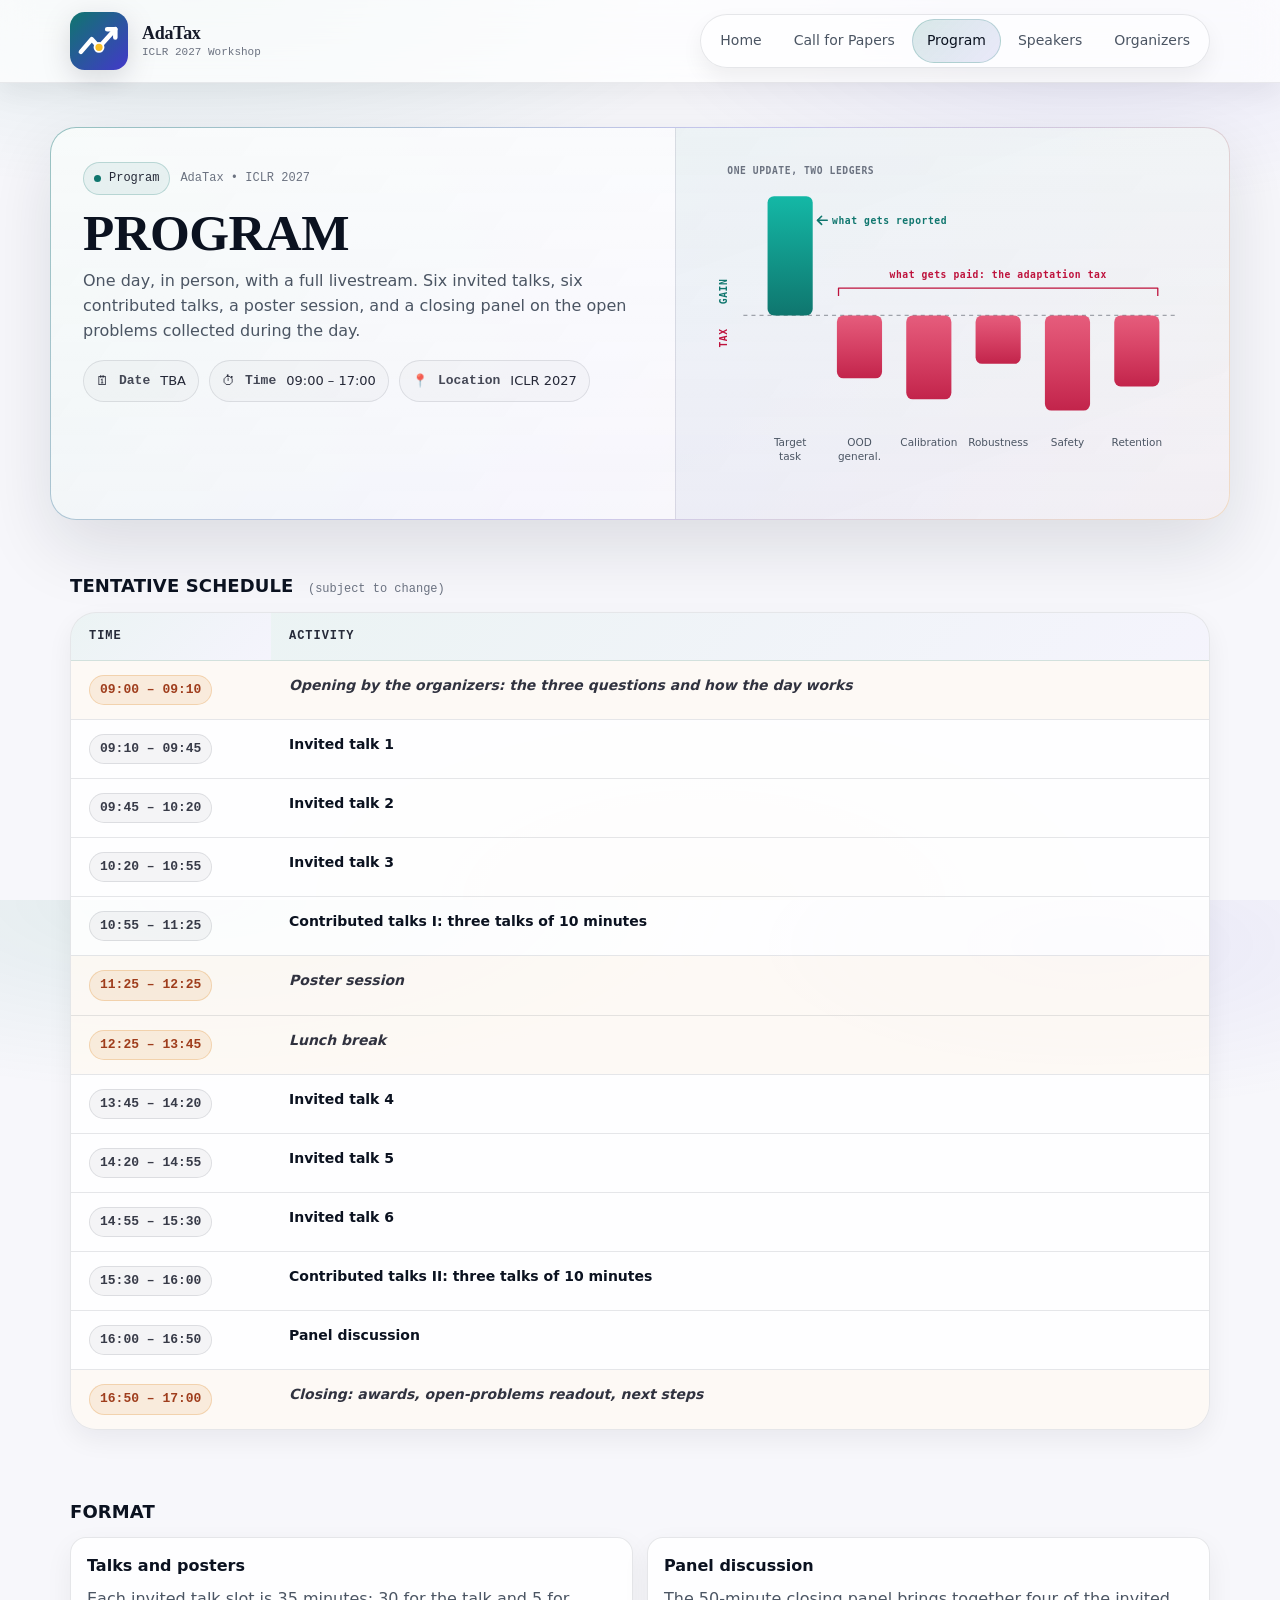
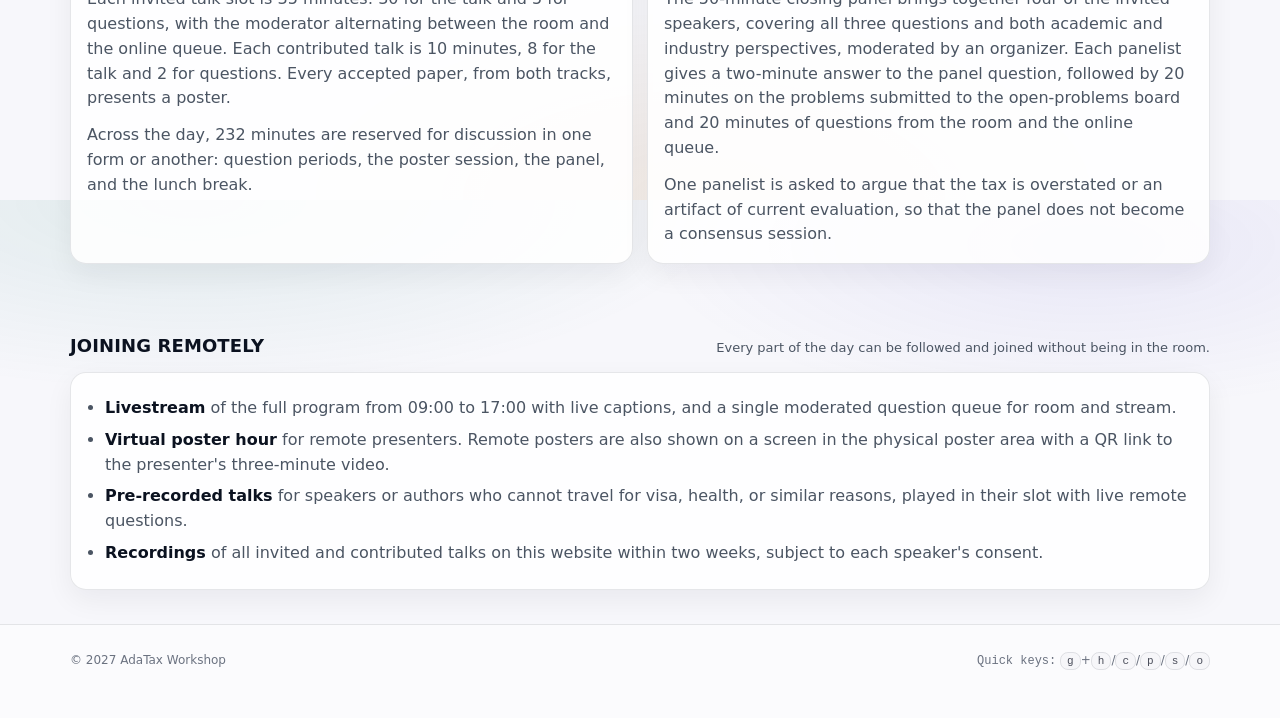
<file: program.html>
<!DOCTYPE html>
<html lang="en">
<head>
<meta charset="utf-8"/>
<meta content="width=device-width,initial-scale=1" name="viewport"/>
<title>AdaTax @ ICLR 2027 — Program</title>
<meta content="Tentative program for AdaTax — The Adaptation Tax: What Breaks When We Update Models? at ICLR 2027." name="description"/>
<meta content="#0a0f1f" name="theme-color"/>
<link href="images/logo.svg" rel="icon" type="image/svg+xml"/>
<link href="styles.css" rel="stylesheet"/>
</head>
<body>
<div class="topbar">
<div class="container navwrap">
<div class="bar">
<a aria-label="AdaTax Home" class="brand" href="index.html">
<span class="logoWrap">
<img alt="AdaTax logo" class="logo" decoding="async" height="58" src="images/logo.svg" width="58"/>
</span>
<span class="brandText">
<span class="brandTitle"><span class="brandAcr">AdaTax</span></span>
<span class="brandMeta">ICLR 2027 Workshop</span>
</span>
</a>
<button aria-label="Toggle menu" class="menuBtn">Menu ▾</button>
<nav aria-label="Primary navigation" class="nav">
<a href="index.html">Home</a>
<a href="call-for-papers.html">Call for Papers</a>
<a href="program.html">Program</a>
<a href="speakers.html">Speakers</a>
<a href="organizers.html">Organizers</a>
</nav>
</div>
</div>
</div>
<main>
<div class="container hero">
<div class="heroCard">
<div class="heroGrid">
<div class="heroText">
<div class="kicker">
<span class="pill"><span class="dot"></span>Program</span>
<span>AdaTax • ICLR 2027</span>
</div>
<h1>PROGRAM</h1>
<p class="sub">
            One day, in person, with a full livestream. Six invited talks, six contributed talks, a poster session, and a closing panel on the open problems collected during the day.
          </p>
<div class="infoRow">
<div class="chip">🗓 <b>Date</b> TBA</div>
<div class="chip">⏱ <b>Time</b> 09:00 – 17:00</div>
<div class="chip">📍 <b>Location</b> ICLR 2027</div>
</div>
</div>
<div aria-hidden="true" class="heroArt">
<img alt="" src="images/hero.svg"/>
</div>
</div>
</div>
</div>
<section>
<div class="container">
<div class="sectionHead">
<h2>Tentative Schedule <span class="schedNote">(subject to change)</span></h2>
</div>
<div class="tableWrap schedTable">
<table>
<thead>
<tr>
<th style="width: 200px;">Time</th>
<th>Activity</th>
</tr>
</thead>
<tbody>
<tr class="schedBreak"><td><span class="schedTime">09:00 – 09:10</span></td><td><span class="schedActivity">Opening by the organizers: the three questions and how the day works</span></td></tr>
<tr><td><span class="schedTime">09:10 – 09:45</span></td><td><span class="schedActivity">Invited talk 1</span></td></tr>
<tr><td><span class="schedTime">09:45 – 10:20</span></td><td><span class="schedActivity">Invited talk 2</span></td></tr>
<tr><td><span class="schedTime">10:20 – 10:55</span></td><td><span class="schedActivity">Invited talk 3</span></td></tr>
<tr><td><span class="schedTime">10:55 – 11:25</span></td><td><span class="schedActivity">Contributed talks I: three talks of 10 minutes</span></td></tr>
<tr class="schedBreak"><td><span class="schedTime">11:25 – 12:25</span></td><td><span class="schedActivity">Poster session</span></td></tr>
<tr class="schedBreak"><td><span class="schedTime">12:25 – 13:45</span></td><td><span class="schedActivity">Lunch break</span></td></tr>
<tr><td><span class="schedTime">13:45 – 14:20</span></td><td><span class="schedActivity">Invited talk 4</span></td></tr>
<tr><td><span class="schedTime">14:20 – 14:55</span></td><td><span class="schedActivity">Invited talk 5</span></td></tr>
<tr><td><span class="schedTime">14:55 – 15:30</span></td><td><span class="schedActivity">Invited talk 6</span></td></tr>
<tr><td><span class="schedTime">15:30 – 16:00</span></td><td><span class="schedActivity">Contributed talks II: three talks of 10 minutes</span></td></tr>
<tr><td><span class="schedTime">16:00 – 16:50</span></td><td><span class="schedActivity">Panel discussion</span></td></tr>
<tr class="schedBreak"><td><span class="schedTime">16:50 – 17:00</span></td><td><span class="schedActivity">Closing: awards, open-problems readout, next steps</span></td></tr>
</tbody>
</table>
</div>
</div>
</section>
<section>
<div class="container">
<div class="sectionHead">
<h2>Format</h2>
</div>
<div class="grid cols2">
<div class="card">
<div class="cardPad">
<h3>Talks and posters</h3>
<p>Each invited talk slot is 35 minutes: 30 for the talk and 5 for questions, with the moderator alternating between the room and the online queue. Each contributed talk is 10 minutes, 8 for the talk and 2 for questions. Every accepted paper, from both tracks, presents a poster.</p>
<p>Across the day, 232 minutes are reserved for discussion in one form or another: question periods, the poster session, the panel, and the lunch break.</p>
</div>
</div>
<div class="card">
<div class="cardPad">
<h3>Panel discussion</h3>
<p>The 50-minute closing panel brings together four of the invited speakers, covering all three questions and both academic and industry perspectives, moderated by an organizer. Each panelist gives a two-minute answer to the panel question, followed by 20 minutes on the problems submitted to the open-problems board and 20 minutes of questions from the room and the online queue.</p>
<p>One panelist is asked to argue that the tax is overstated or an artifact of current evaluation, so that the panel does not become a consensus session.</p>
</div>
</div>
</div>
</div>
</section>
<section>
<div class="container">
<div class="sectionHead">
<h2>Joining Remotely</h2>
<p>Every part of the day can be followed and joined without being in the room.</p>
</div>
<div class="card">
<div class="cardPad">
<ul class="clean">
<li><b>Livestream</b> of the full program from 09:00 to 17:00 with live captions, and a single moderated question queue for room and stream.</li>
<li><b>Virtual poster hour</b> for remote presenters. Remote posters are also shown on a screen in the physical poster area with a QR link to the presenter's three-minute video.</li>
<li><b>Pre-recorded talks</b> for speakers or authors who cannot travel for visa, health, or similar reasons, played in their slot with live remote questions.</li>
<li><b>Recordings</b> of all invited and contributed talks on this website within two weeks, subject to each speaker's consent.</li>
</ul>
</div>
</div>
</div>
</section>
</main>
<footer class="footer">
<div class="container footerGrid">
<div>© 2027 AdaTax Workshop</div>
<div style="text-align:right;">
<span style="font-family:var(--mono);">Quick keys:</span>
<kbd class="key">g</kbd>+<kbd class="key">h</kbd>/<kbd class="key">c</kbd>/<kbd class="key">p</kbd>/<kbd class="key">s</kbd>/<kbd class="key">o</kbd>
</div>
</div>
</footer>
<script src="script.js"></script>
</body>
</html>
</file>
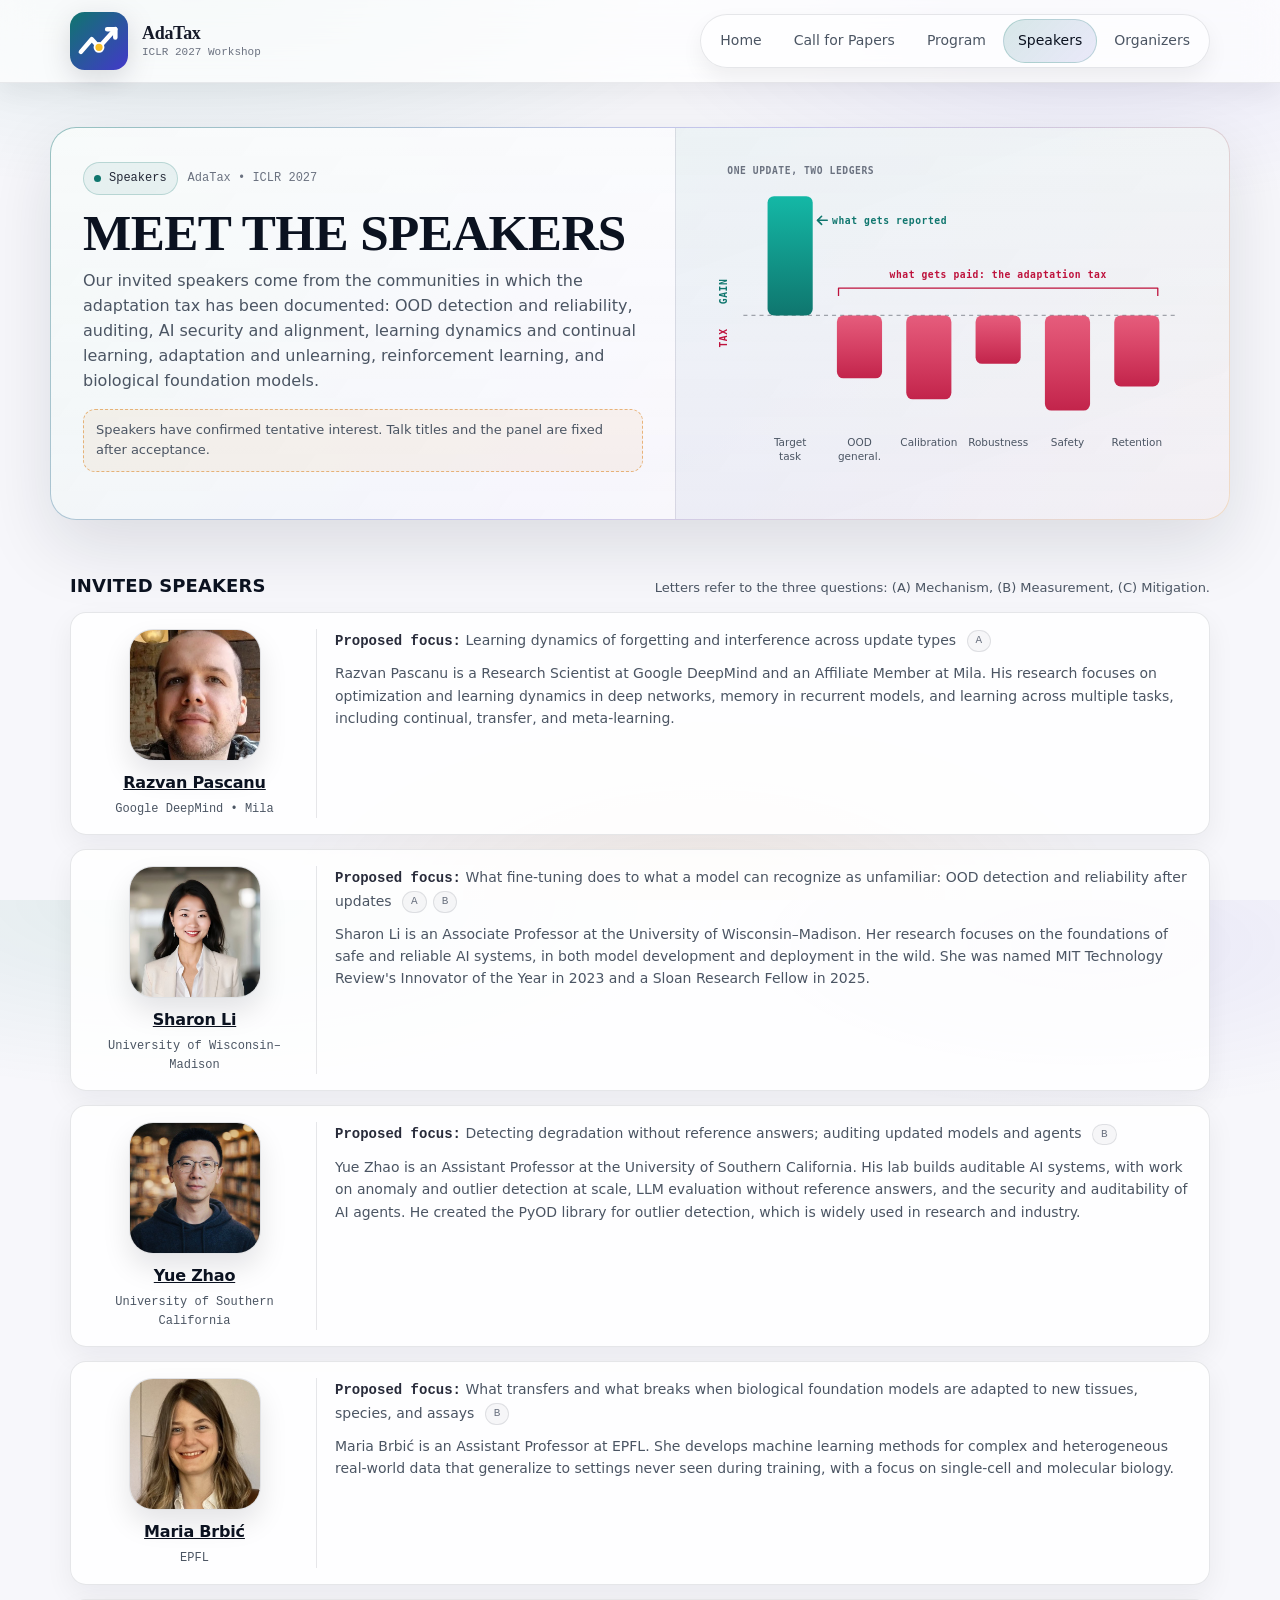
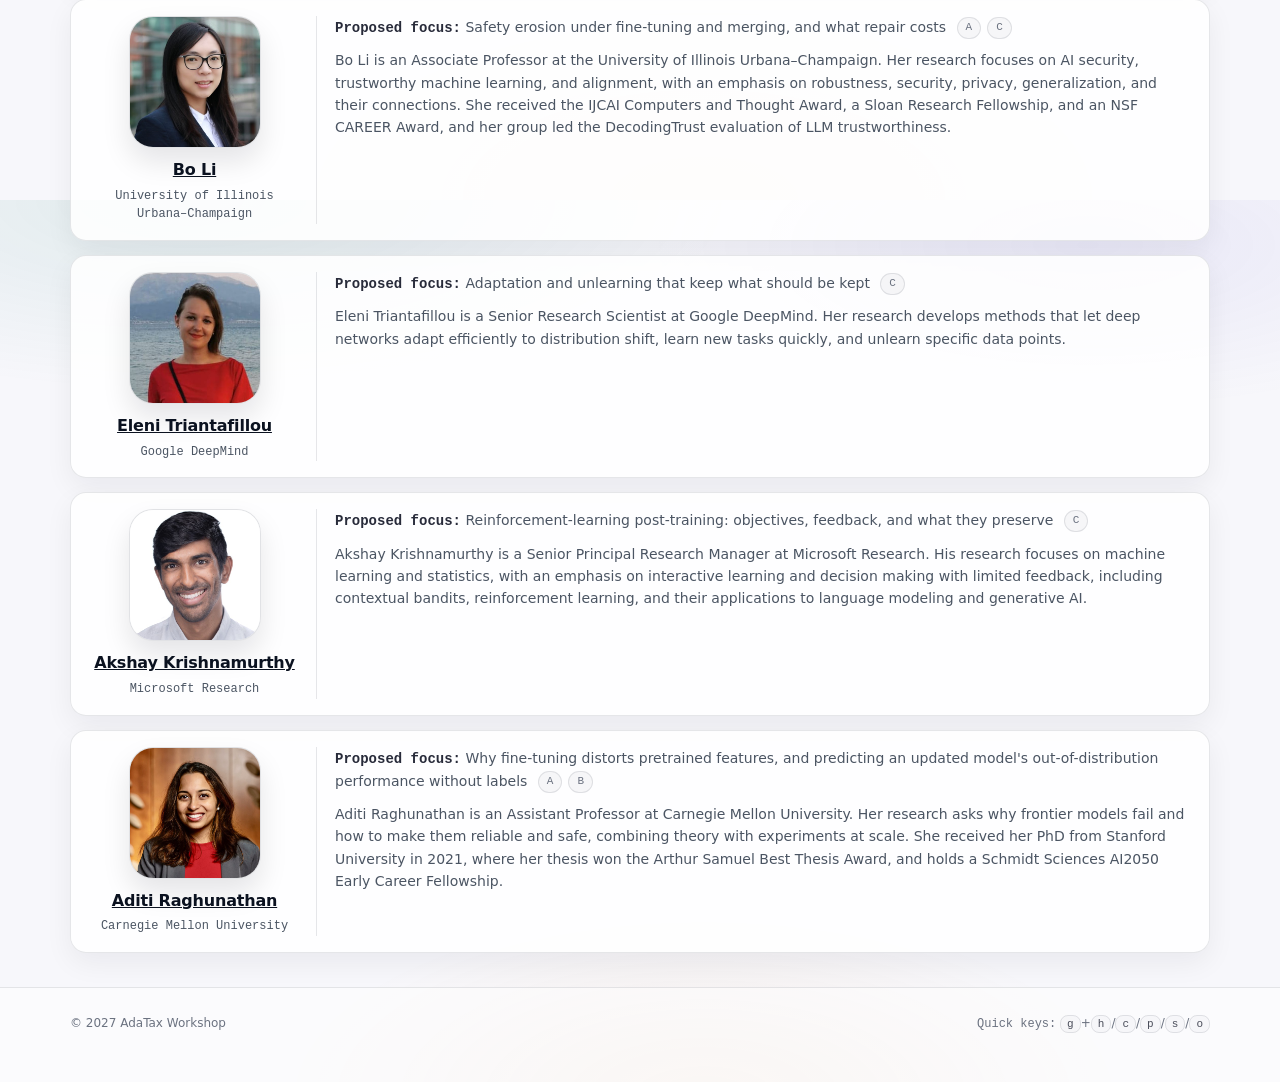
<file: speakers.html>
<!DOCTYPE html>
<html lang="en">
<head>
<meta charset="utf-8"/>
<meta content="width=device-width,initial-scale=1" name="viewport"/>
<title>AdaTax @ ICLR 2027 — Speakers</title>
<meta content="Invited speakers for AdaTax — The Adaptation Tax: What Breaks When We Update Models? at ICLR 2027." name="description"/>
<meta content="#0a0f1f" name="theme-color"/>
<link href="images/logo.svg" rel="icon" type="image/svg+xml"/>
<link href="styles.css" rel="stylesheet"/>
</head>
<body>
<div class="topbar">
<div class="container navwrap">
<div class="bar">
<a aria-label="AdaTax Home" class="brand" href="index.html">
<span class="logoWrap">
<img alt="AdaTax logo" class="logo" decoding="async" height="58" src="images/logo.svg" width="58"/>
</span>
<span class="brandText">
<span class="brandTitle"><span class="brandAcr">AdaTax</span></span>
<span class="brandMeta">ICLR 2027 Workshop</span>
</span>
</a>
<button aria-label="Toggle menu" class="menuBtn">Menu ▾</button>
<nav aria-label="Primary navigation" class="nav">
<a href="index.html">Home</a>
<a href="call-for-papers.html">Call for Papers</a>
<a href="program.html">Program</a>
<a href="speakers.html">Speakers</a>
<a href="organizers.html">Organizers</a>
</nav>
</div>
</div>
</div>
<main>
<div class="container hero">
<div class="heroCard">
<div class="heroGrid">
<div class="heroText">
<div class="kicker">
<span class="pill"><span class="dot"></span>Speakers</span>
<span>AdaTax • ICLR 2027</span>
</div>
<h1>MEET THE SPEAKERS</h1>
<p class="sub">
            Our invited speakers come from the communities in which the adaptation tax has been documented: OOD detection and reliability, auditing, AI security and alignment, learning dynamics and continual learning, adaptation and unlearning, reinforcement learning, and biological foundation models.
          </p>
<div class="notice">Speakers have confirmed tentative interest. Talk titles and the panel are fixed after acceptance.</div>
</div>
<div aria-hidden="true" class="heroArt">
<img alt="" src="images/hero.svg"/>
</div>
</div>
</div>
</div>
<section>
<div class="container">
<div class="sectionHead">
<h2>Invited Speakers</h2>
<p>Letters refer to the three questions: (A) Mechanism, (B) Measurement, (C) Mitigation.</p>
</div>
<div class="talkList">
<article class="card talk">
<div class="talkLeft">
<img alt="Razvan Pascanu" class="talkPhoto" src="images/people/razvan-pascanu.jpg"/>
<div class="talkWho">
<div class="talkName"><a class="nameLink" href="https://sites.google.com/view/razp/home" rel="noopener" target="_blank">Razvan Pascanu</a></div>
<div class="talkAff">Google DeepMind • Mila</div>
</div>
</div>
<div class="talkRight">
<p class="talkField"><span class="talkLabel">Proposed focus:</span> Learning dynamics of forgetting and interference across update types <span class="tag">A</span></p>
<p class="talkField">Razvan Pascanu is a Research Scientist at Google DeepMind and an Affiliate Member at Mila. His research focuses on optimization and learning dynamics in deep networks, memory in recurrent models, and learning across multiple tasks, including continual, transfer, and meta-learning.</p>
</div>
</article>
<article class="card talk">
<div class="talkLeft">
<img alt="Sharon Li" class="talkPhoto" src="images/people/sharon-li.jpg"/>
<div class="talkWho">
<div class="talkName"><a class="nameLink" href="https://pages.cs.wisc.edu/~sharonli/" rel="noopener" target="_blank">Sharon Li</a></div>
<div class="talkAff">University of Wisconsin–Madison</div>
</div>
</div>
<div class="talkRight">
<p class="talkField"><span class="talkLabel">Proposed focus:</span> What fine-tuning does to what a model can recognize as unfamiliar: OOD detection and reliability after updates <span class="tag">A</span><span class="tag">B</span></p>
<p class="talkField">Sharon Li is an Associate Professor at the University of Wisconsin–Madison. Her research focuses on the foundations of safe and reliable AI systems, in both model development and deployment in the wild. She was named MIT Technology Review's Innovator of the Year in 2023 and a Sloan Research Fellow in 2025.</p>
</div>
</article>
<article class="card talk">
<div class="talkLeft">
<img alt="Yue Zhao" class="talkPhoto" src="images/people/yue-zhao.jpg"/>
<div class="talkWho">
<div class="talkName"><a class="nameLink" href="https://viterbi-web.usc.edu/~yzhao010/" rel="noopener" target="_blank">Yue Zhao</a></div>
<div class="talkAff">University of Southern California</div>
</div>
</div>
<div class="talkRight">
<p class="talkField"><span class="talkLabel">Proposed focus:</span> Detecting degradation without reference answers; auditing updated models and agents <span class="tag">B</span></p>
<p class="talkField">Yue Zhao is an Assistant Professor at the University of Southern California. His lab builds auditable AI systems, with work on anomaly and outlier detection at scale, LLM evaluation without reference answers, and the security and auditability of AI agents. He created the PyOD library for outlier detection, which is widely used in research and industry.</p>
</div>
</article>
<article class="card talk">
<div class="talkLeft">
<img alt="Maria Brbić" class="talkPhoto" src="images/people/maria-brbic.jpg"/>
<div class="talkWho">
<div class="talkName"><a class="nameLink" href="https://brbiclab.epfl.ch/team/" rel="noopener" target="_blank">Maria Brbić</a></div>
<div class="talkAff">EPFL</div>
</div>
</div>
<div class="talkRight">
<p class="talkField"><span class="talkLabel">Proposed focus:</span> What transfers and what breaks when biological foundation models are adapted to new tissues, species, and assays <span class="tag">B</span></p>
<p class="talkField">Maria Brbić is an Assistant Professor at EPFL. She develops machine learning methods for complex and heterogeneous real-world data that generalize to settings never seen during training, with a focus on single-cell and molecular biology.</p>
</div>
</article>
<article class="card talk">
<div class="talkLeft">
<img alt="Bo Li" class="talkPhoto" src="images/people/bo-li.jpg"/>
<div class="talkWho">
<div class="talkName"><a class="nameLink" href="https://aisecure.github.io/" rel="noopener" target="_blank">Bo Li</a></div>
<div class="talkAff">University of Illinois Urbana–Champaign</div>
</div>
</div>
<div class="talkRight">
<p class="talkField"><span class="talkLabel">Proposed focus:</span> Safety erosion under fine-tuning and merging, and what repair costs <span class="tag">A</span><span class="tag">C</span></p>
<p class="talkField">Bo Li is an Associate Professor at the University of Illinois Urbana–Champaign. Her research focuses on AI security, trustworthy machine learning, and alignment, with an emphasis on robustness, security, privacy, generalization, and their connections. She received the IJCAI Computers and Thought Award, a Sloan Research Fellowship, and an NSF CAREER Award, and her group led the DecodingTrust evaluation of LLM trustworthiness.</p>
</div>
</article>
<article class="card talk">
<div class="talkLeft">
<img alt="Eleni Triantafillou" class="talkPhoto" src="images/people/eleni-triantafillou.jpg"/>
<div class="talkWho">
<div class="talkName"><a class="nameLink" href="https://elenitriantafillou.github.io/" rel="noopener" target="_blank">Eleni Triantafillou</a></div>
<div class="talkAff">Google DeepMind</div>
</div>
</div>
<div class="talkRight">
<p class="talkField"><span class="talkLabel">Proposed focus:</span> Adaptation and unlearning that keep what should be kept <span class="tag">C</span></p>
<p class="talkField">Eleni Triantafillou is a Senior Research Scientist at Google DeepMind. Her research develops methods that let deep networks adapt efficiently to distribution shift, learn new tasks quickly, and unlearn specific data points.</p>
</div>
</article>
<article class="card talk">
<div class="talkLeft">
<img alt="Akshay Krishnamurthy" class="talkPhoto" src="images/people/akshay-krishnamurthy.jpg"/>
<div class="talkWho">
<div class="talkName"><a class="nameLink" href="https://www.microsoft.com/en-us/research/people/akshaykr/" rel="noopener" target="_blank">Akshay Krishnamurthy</a></div>
<div class="talkAff">Microsoft Research</div>
</div>
</div>
<div class="talkRight">
<p class="talkField"><span class="talkLabel">Proposed focus:</span> Reinforcement-learning post-training: objectives, feedback, and what they preserve <span class="tag">C</span></p>
<p class="talkField">Akshay Krishnamurthy is a Senior Principal Research Manager at Microsoft Research. His research focuses on machine learning and statistics, with an emphasis on interactive learning and decision making with limited feedback, including contextual bandits, reinforcement learning, and their applications to language modeling and generative AI.</p>
</div>
</article>
<article class="card talk">
<div class="talkLeft">
<img alt="Aditi Raghunathan" class="talkPhoto" src="images/people/aditi-raghunathan.jpg"/>
<div class="talkWho">
<div class="talkName"><a class="nameLink" href="https://www.cs.cmu.edu/~aditirag/" rel="noopener" target="_blank">Aditi Raghunathan</a></div>
<div class="talkAff">Carnegie Mellon University</div>
</div>
</div>
<div class="talkRight">
<p class="talkField"><span class="talkLabel">Proposed focus:</span> Why fine-tuning distorts pretrained features, and predicting an updated model's out-of-distribution performance without labels <span class="tag">A</span><span class="tag">B</span></p>
<p class="talkField">Aditi Raghunathan is an Assistant Professor at Carnegie Mellon University. Her research asks why frontier models fail and how to make them reliable and safe, combining theory with experiments at scale. She received her PhD from Stanford University in 2021, where her thesis won the Arthur Samuel Best Thesis Award, and holds a Schmidt Sciences AI2050 Early Career Fellowship.</p>
</div>
</article>
</div>
</div>
</section>
</main>
<footer class="footer">
<div class="container footerGrid">
<div>© 2027 AdaTax Workshop</div>
<div style="text-align:right;">
<span style="font-family:var(--mono);">Quick keys:</span>
<kbd class="key">g</kbd>+<kbd class="key">h</kbd>/<kbd class="key">c</kbd>/<kbd class="key">p</kbd>/<kbd class="key">s</kbd>/<kbd class="key">o</kbd>
</div>
</div>
</footer>
<script src="script.js"></script>
</body>
</html>
</file>
<file: styles.css>
:root{
  --bg: #f7f7fb;
  --paper: #ffffff;
  --ink: #0b1220;
  --muted: #4b5563;
  --faint: #6b7280;
  --line: rgba(15,23,42,.10);
  --shadow: 0 18px 55px rgba(15,23,42,.10);

  --accent: #0f766e; /* teal */
  --accent2:#4338ca; /* indigo */
  --accent3:#d97706; /* amber */

  --radius: 16px;
  --radius2: 26px;
  --max: 1180px;

  --sans: ui-sans-serif, system-ui, -apple-system, Segoe UI, Roboto, Helvetica, Arial, "Apple Color Emoji","Segoe UI Emoji";
  --serif: ui-serif, Georgia, Cambria, "Times New Roman", Times, serif;
  --mono: ui-monospace, SFMono-Regular, Menlo, Monaco, Consolas, "Liberation Mono", "Courier New", monospace;
}

*{box-sizing:border-box}
html,body{height:100%}
body{
  margin:0;
  font-family: var(--sans);
  color: var(--ink);
  line-height:1.55;
  background:
    radial-gradient(900px 320px at 15% 0%, rgba(15,118,110,.10), transparent 60%),
    radial-gradient(800px 300px at 85% 5%, rgba(67,56,202,.08), transparent 55%),
    radial-gradient(700px 320px at 55% 100%, rgba(217,119,6,.08), transparent 60%),
    var(--bg);
}

a{color:inherit}
a:hover{opacity:.92}
small{color:var(--faint)}
img{max-width:100%; display:block}

.container{max-width:var(--max); margin:0 auto; padding:0 20px; position:relative}


.topbar{
  position:sticky; top:0; z-index:60;
  background: rgba(255,255,255,.72);
  backdrop-filter: blur(16px);
  border-bottom:1px solid rgba(15,23,42,.08);
  box-shadow: 0 12px 28px rgba(2,6,23,.06);
}
.topbar:after{display:none}
.bar{
  display:flex; align-items:center; justify-content:space-between;
  gap:16px;
  padding:12px 0;
}
.brand{
  display:flex; align-items:center; gap:14px;
  text-decoration:none;
}
.logoWrap{
  width:150px; height:101px;
  border-radius:0;
  padding:0;
  background: transparent;
  box-shadow: none;
  flex: 0 0 auto;
}
.logo{
  width:100%; height:100%;
  border-radius:0;
  display:block;
  object-fit: contain;
  border:0;
  background: transparent;
  filter: drop-shadow(0 12px 18px rgba(2,6,23,.16));
}
.brandText{display:flex; flex-direction:column; line-height:1.05}
.brandTitle{
  font-weight:800;
  font-size:18px;
  letter-spacing:-.3px;
  color: rgba(2,6,23,.92);
  white-space:nowrap;
}
.brandAcr{font-family: var(--serif)}
.brandEdition{
  font-family: var(--mono);
  font-weight:650;
  font-size:12px;
  color: rgba(2,6,23,.62);
}
.brandMeta{
  font-family: var(--mono);
  font-size:11px;
  color: var(--faint);
  margin-top:4px;
  white-space:nowrap;
}
@media (max-width: 520px){
  .logoWrap{width:96px; height:64px}
  .brandTitle{font-size:16px}
}

@media (max-width: 420px){
  .brandEdition{display:none}
  .brandMeta{display:none}
  .brandTitle{font-size:15px}
}

.nav{
  display:flex; align-items:center; gap:2px;
  padding:4px;
  border-radius:999px;
  border:1px solid rgba(15,23,42,.10);
  background: rgba(255,255,255,.58);
  box-shadow: 0 10px 22px rgba(2,6,23,.06);
}
.nav a{
  text-decoration:none;
  color: var(--muted);
  font-size:14px;
  padding:10px 14px;
  border-radius: 999px;
  border:1px solid transparent;
}
.nav a.active{
  color: var(--ink);
  background: linear-gradient(135deg, rgba(15,118,110,.16), rgba(67,56,202,.10));
  border-color: rgba(15,118,110,.22);
}
.nav a:hover{
  color: var(--ink);
  background: rgba(15,23,42,.03);
  border-color: rgba(15,23,42,.10);
}
.menuBtn{
  display:none;
  border:1px solid var(--line);
  background: rgba(15,23,42,.03);
  padding:10px 12px;
  border-radius: 999px;
  cursor:pointer;
}
@media (max-width: 920px){
  .nav{display:none}
  .menuBtn{display:inline-flex}
  .navwrap.open .nav{
    display:flex;
    position:absolute;
    top:100%;
    left:0; right:0;
    flex-direction:column;
    align-items:flex-start;
    gap:6px;
    padding:10px 20px 16px;
    background: rgba(247,247,251,.94);
    border-bottom:1px solid var(--line);
  }
  .navwrap.open .nav a{width:100%}
}

/* hero */
.hero{padding:44px 0 18px}
.heroCard{
  border-radius: var(--radius2);
  border:1px solid transparent;
  background:
    linear-gradient(rgba(255,255,255,.92), rgba(255,255,255,.84)) padding-box,
    linear-gradient(125deg, rgba(15,118,110,.40), rgba(67,56,202,.26), rgba(217,119,6,.22)) border-box;
  box-shadow: 0 26px 70px rgba(15,23,42,.12);
  overflow:hidden;
}
.heroGrid{
  display:grid;
  grid-template-columns: 1.06fr .94fr;
}
@media (max-width: 980px){ .heroGrid{grid-template-columns:1fr} }

.heroText{padding:34px 32px 30px}
.heroArt{
  border-left:1px solid var(--line);
  background: rgba(15,23,42,.01);
  display:grid; place-items:stretch;
}
@media (max-width: 980px){ .heroArt{border-left:0; border-top:1px solid var(--line)} }
.heroArt img{width:100%; height:100%; object-fit:cover; min-height: 280px}

.kicker{
  display:flex; flex-wrap:wrap; gap:10px; align-items:center;
  font-family: var(--mono);
  font-size:12px;
  color: var(--faint);
}
.pill{
  display:inline-flex; align-items:center; gap:8px;
  padding:6px 10px;
  border-radius:999px;
  border:1px solid rgba(15,118,110,.22);
  background: rgba(15,118,110,.07);
  color: rgba(2,6,23,.85);
}
.pill .dot{width:7px; height:7px; border-radius:50%; background: var(--accent)}
h1{
  font-family: var(--serif);
  margin:12px 0 10px;
  font-size: clamp(34px, 4vw, 52px);
  line-height: 1.03;
  letter-spacing: -.6px;
}
@media (max-width: 520px){ h1{font-size:34px} }

.sub{
  margin:0;
  color: var(--muted);
  font-size: 16px;
  max-width: 70ch;
}
.infoRow{
  display:flex; flex-wrap:wrap; gap:10px;
  margin-top:16px;
}
.chip{
  display:inline-flex; align-items:center; gap:10px;
  padding:10px 12px;
  border-radius: 999px;
  border:1px solid var(--line);
  background: rgba(15,23,42,.02);
  color: rgba(2,6,23,.86);
  font-size:13px;
}
.chip b{font-family: var(--mono); font-weight:650; color: rgba(2,6,23,.72)}
.actions{display:flex; flex-wrap:wrap; gap:10px; margin-top:16px}
.btn{
  display:inline-flex; align-items:center; gap:10px;
  padding:10px 14px;
  border-radius: 999px;
  border:1px solid var(--line);
  background: rgba(15,23,42,.02);
  text-decoration:none;
  color: var(--ink);
  font-size:14px;
}
.btn.primary{
  border-color: rgba(15,118,110,.22);
  background: linear-gradient(135deg, rgba(15,118,110,.10), rgba(67,56,202,.08));
}
.btn small{font-family: var(--mono); font-size:11px; color: var(--faint)}

/* sections */
section{padding:34px 0}
.sectionHead{
  display:flex; align-items:baseline; justify-content:space-between;
  gap:14px;
  margin-bottom:12px;
}
.sectionHead h2{
  margin:0;
  font-size:18px;
  letter-spacing:.12px;
  text-transform: uppercase;
}
.sectionHead p{margin:0; color: var(--muted); font-size:13px}

/* cards & grids */
.grid{display:grid; gap:14px}
.grid.cols3{grid-template-columns: repeat(3, minmax(0,1fr))}
.grid.cols2{grid-template-columns: repeat(2, minmax(0,1fr))}
@media (max-width: 980px){
  .grid.cols3{grid-template-columns: repeat(2, minmax(0,1fr))}
}
@media (max-width: 560px){
  .grid.cols3,.grid.cols2{grid-template-columns:1fr}
}

.card{
  border:1px solid var(--line);
  border-radius: var(--radius);
  background: rgba(255,255,255,.86);
  box-shadow: 0 10px 28px rgba(15,23,42,.06);
  overflow:hidden;
}
.cardPad{padding:16px}

/* big images */
.media{
  width: 100%;
  aspect-ratio: 1 / 1;         /* square tiles for 512×512 images */
  overflow: hidden;
  border-bottom: 1px solid var(--line);
  background: rgba(15,23,42,.02);
}
.media img{
  width: 100%;
  height: 100%;
  object-fit: cover;           /* safe: container is square */
  object-position: center;
  display: block;
}

/* remove CV overlay artifacts from older markup */
.corners, .corner, .badge{display:none !important}

.personTitle{
  display:flex; align-items:flex-start; justify-content:space-between; gap:10px;
}
.personTitle h3{
  margin:0;
  font-size:15px;
  letter-spacing:.1px;
}
.personTitle a.nameLink{
  text-decoration: underline;
  text-decoration-color: rgba(15,23,42,.18);
}
.personTitle .aff{
  margin-top:4px;
  color: var(--muted);
  font-size:13px;
}

ul.clean{
  margin:0;
  padding-left: 18px;
  color: var(--muted);
}
ul.clean li{margin:7px 0}

.paperList{
  margin:0;
  padding-left: 22px;
}
.paperList li{
  margin: 10px 0;
  padding-left: 4px;
}
.paperList li + li{
  border-top: 1px solid var(--line);
  padding-top: 12px;
}
.paperList .paperTitle{
  font-size: 15px;
  font-weight: 600;
  color: rgba(2,6,23,.92);
  letter-spacing: .1px;
}
.paperList .aff{
  margin-top: 4px;
  color: var(--muted);
  font-size: 13px;
}
.paperTag{
  display: inline-block !important;
  margin-left: 8px;
  padding: 2px 8px;
  border-radius: 999px;
  font-family: var(--mono);
  font-size: 11px;
  font-weight: 600;
  letter-spacing: .3px;
  vertical-align: middle;
}
.paperTag.tag4p{
  background: rgba(234,179,8,.15);
  color: #92560a;
  border: 1px solid rgba(234,179,8,.45);
}
.paperTag.boardId{
  float: right;
  margin-left: 12px;
  background: rgba(67,56,202,.12);
  color: #1d4ed8;
  border: 1px solid rgba(67,56,202,.4);
}

/* tables */
.tableWrap{
  overflow:auto;
  border-radius: var(--radius2);
  border:1px solid var(--line);
  background: rgba(255,255,255,.86);
  box-shadow: 0 10px 26px rgba(15,23,42,.06);
}
table{border-collapse:collapse; width:100%; min-width:680px}
th,td{
  padding:12px 14px;
  border-bottom:1px solid var(--line);
  text-align:left;
  vertical-align:top;
  font-size:13px;
}
th{
  font-family: var(--mono);
  color: rgba(2,6,23,.85);
  background: rgba(15,23,42,.02);
}
td{color: var(--muted)}
tr:last-child td{border-bottom:0}

/* footer */
.footer{
  padding:26px 0 48px;
  color: var(--faint);
  border-top:1px solid var(--line);
  font-size:12px;
  background: rgba(255,255,255,.55);
}
.footerGrid{
  display:grid;
  grid-template-columns: 1fr auto;
  gap:12px;
  align-items:center;
}
@media (max-width: 720px){ .footerGrid{grid-template-columns:1fr} }

kbd.key{
  padding:2px 6px;
  border-radius: 8px;
  border:1px solid var(--line);
  background: rgba(15,23,42,.02);
  font-size:11px;
  font-family: var(--mono);
  color: rgba(2,6,23,.70);
}


/* program: schedule + invited talks */
.tbdCard{border-radius: var(--radius2)}
.tbdText{
  margin:0;
  padding: 10px 2px;
  font-family: var(--mono);
  font-size: 16px;
  color: rgba(2,6,23,.78);
}

.schedNote{
  font-family: var(--mono);
  font-size: 12px;
  font-weight: 500;
  text-transform: none;
  letter-spacing: 0;
  color: var(--faint);
  margin-left: 8px;
}

.schedTable table{min-width: 560px}
.schedTable th{
  font-size: 12px;
  text-transform: uppercase;
  letter-spacing: .08em;
  padding: 14px 18px;
  background: linear-gradient(135deg, rgba(15,118,110,.08), rgba(67,56,202,.05));
  border-bottom: 1px solid rgba(15,118,110,.18);
}
.schedTable td{
  padding: 14px 18px;
  color: var(--ink);
  transition: background .15s ease;
}
.schedTable tbody tr:hover td{
  background: rgba(15,118,110,.04);
}
.schedTable .schedTime{
  font-family: var(--mono);
  font-size: 13px;
  font-weight: 650;
  color: rgba(2,6,23,.78);
  display: inline-block;
  padding: 4px 10px;
  border-radius: 999px;
  background: rgba(15,23,42,.04);
  border: 1px solid var(--line);
  white-space: nowrap;
}
.schedTable .schedActivity{
  font-size: 14px;
  font-weight: 600;
  color: var(--ink);
}
.schedTable tr.schedBreak td{
  background: rgba(217,119,6,.04);
}
.schedTable tr.schedBreak:hover td{
  background: rgba(217,119,6,.08);
}
.schedTable tr.schedBreak .schedActivity{
  color: rgba(2,6,23,.82);
  font-style: italic;
}
.schedTable tr.schedBreak .schedTime{
  background: rgba(217,119,6,.10);
  border-color: rgba(217,119,6,.22);
  color: rgba(154,52,18,.95);
}

.talkList{display:grid; gap:14px}
.talk{
  display:flex;
  gap:18px;
  padding:16px;
  align-items:flex-start;
}
.talkLeft{
  width: 230px;
  flex: 0 0 230px;
  display:flex;
  flex-direction:column;
  align-items:center;
  gap:10px;
  padding-right: 14px;
  border-right: 1px solid var(--line);
}
.talkPhoto{
  width: 132px;
  height: 132px;
  border-radius: 24px;
  object-fit: cover;
  border: 1px solid rgba(15,23,42,.10);
  box-shadow: 0 14px 28px rgba(2,6,23,.10);
  background: rgba(15,23,42,.02);
}
.talkWho{display:flex; flex-direction:column; gap:4px; text-align:center}
.talkName{font-weight: 850; letter-spacing: -.2px}
.talkAff{font-family: var(--mono); font-size: 12px; color: var(--muted)}

.talkRight{flex:1; min-width:0}
.talkField{margin:0 0 10px; color: var(--muted); font-size:14px; line-height:1.6}
.talkField:last-child{margin-bottom:0}
.talkLabel{font-family: var(--mono); font-weight:650; color: rgba(2,6,23,.85)}

@media (max-width: 780px){
  .talk{flex-direction:column}
  .talkLeft{
    width:auto; flex: 0 0 auto;
    flex-direction:row;
    justify-content:flex-start;
    align-items:center;
    text-align:left;
    padding-right:0;
    border-right:0;
    padding-bottom:12px;
    border-bottom: 1px solid var(--line);
  }
  .talkWho{text-align:left}
  .talkPhoto{width:96px; height:96px; border-radius:18px}
}


/* organizers layout */
.grid.cols1{grid-template-columns:1fr}
.orgRow{display:flex; gap:18px; align-items:flex-start}
.orgLeft{flex:0 0 190px; display:flex; flex-direction:column; gap:10px}
.orgPhoto{width:190px; aspect-ratio:1/1; overflow:hidden; border-radius:14px; border:1px solid var(--line); background: rgba(15,23,42,.02)}
.orgPhoto img{width:100%; height:100%; object-fit:cover}
.orgMeta h3{margin:0; font-size:16px}
.orgMeta .aff{margin-top:6px; color: var(--muted); font-size:13px}
.orgMeta .email{margin-top:6px; font-family: var(--mono); font-size:12px}
.orgMeta .email a{text-decoration:underline; text-decoration-color: rgba(15,23,42,.18)}
.orgBio{flex:1; color: var(--muted); font-size:13px}
.orgBio p{margin:0 0 10px}
.orgBio p:last-child{margin-bottom:0}
@media (max-width: 720px){
  .orgRow{flex-direction:column}
  .orgLeft{flex:0 0 auto; width:100%}
  .orgPhoto{width:100%}
}


/* ===== AdaTax additions ===== */
.logoWrap{width:58px; height:58px}
.logo{filter: drop-shadow(0 8px 14px rgba(2,6,23,.14))}
@media (max-width: 520px){ .logoWrap{width:46px; height:46px} }

.heroArt{background: linear-gradient(160deg, rgba(15,118,110,.06), rgba(67,56,202,.05))}
.heroArt img{object-fit:contain; padding:18px}

.notice{
  margin-top:16px;
  font-size:13px;
  color: var(--muted);
  padding:10px 12px;
  border-radius:12px;
  border:1px dashed rgba(217,119,6,.50);
  background: rgba(217,119,6,.06);
}

.grid.cols4{grid-template-columns: repeat(4, minmax(0,1fr))}
@media (max-width: 980px){ .grid.cols4{grid-template-columns: repeat(3, minmax(0,1fr))} }
@media (max-width: 720px){ .grid.cols4{grid-template-columns: repeat(2, minmax(0,1fr))} }

.cardPad p{margin:0 0 12px; color: var(--muted)}
.cardPad p:last-child{margin-bottom:0}
.cardPad h3{margin:0 0 8px; font-size:16px}
.cardPad p b, .cardPad li b{color: var(--ink)}

.qCard{border-top:3px solid var(--accent)}
.qCard.q2{border-top-color: var(--accent2)}
.qCard.q3{border-top-color: var(--accent3)}
.qLetter{
  font-family: var(--mono);
  font-size:12px;
  letter-spacing:.08em;
  text-transform:uppercase;
  color: var(--accent);
}
.qCard.q2 .qLetter{color: var(--accent2)}
.qCard.q3 .qLetter{color: #b45309}
.qCard h3{font-family: var(--serif); font-size:24px; margin:4px 0 8px}
.qCard .qAsk{font-style:italic; color: var(--ink)}

.datesTable table{min-width:0}
.datesTable td:first-child{white-space:nowrap; font-family: var(--mono); color: rgba(2,6,23,.80)}

.tag{
  display:inline-block;
  margin-left:6px;
  padding:1px 8px;
  border-radius:999px;
  font-family: var(--mono);
  font-size:11px;
  border:1px solid var(--line);
  background: rgba(15,23,42,.03);
  color: var(--faint);
  vertical-align: middle;
}
</file>
